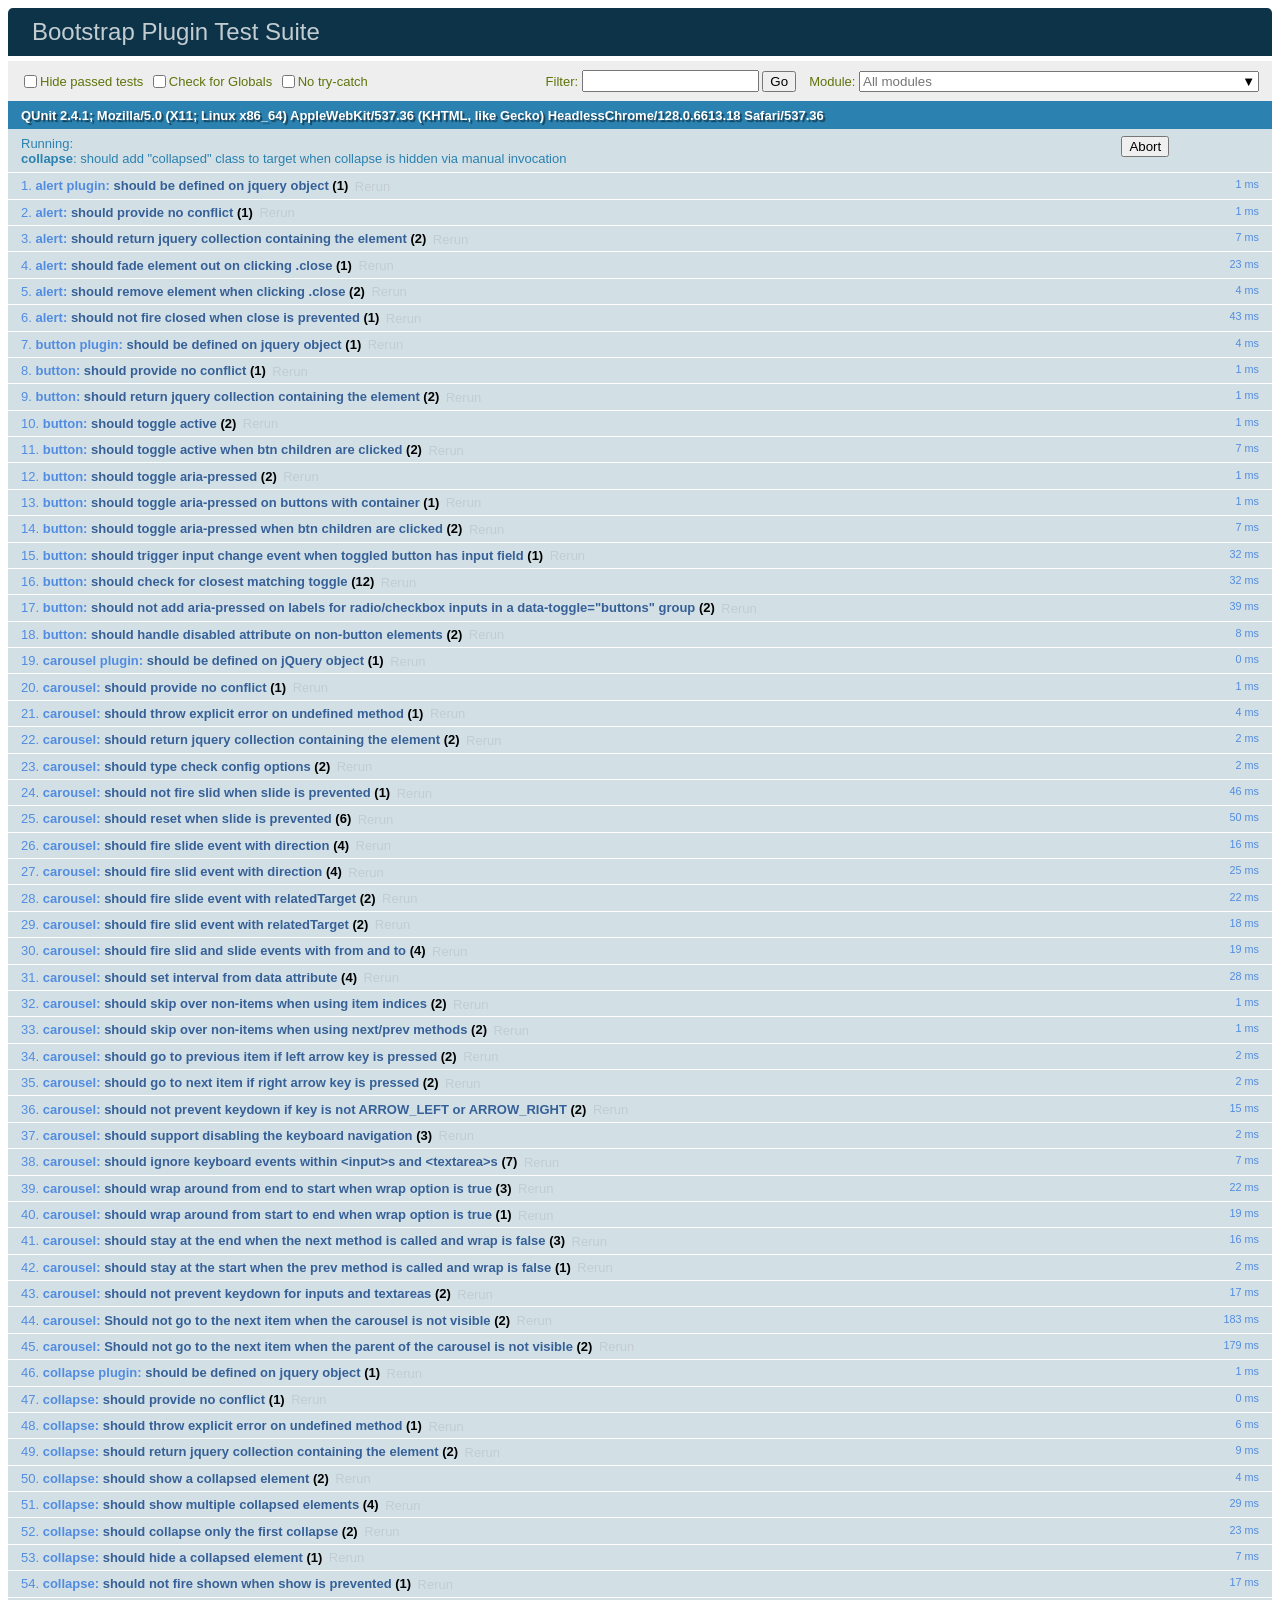
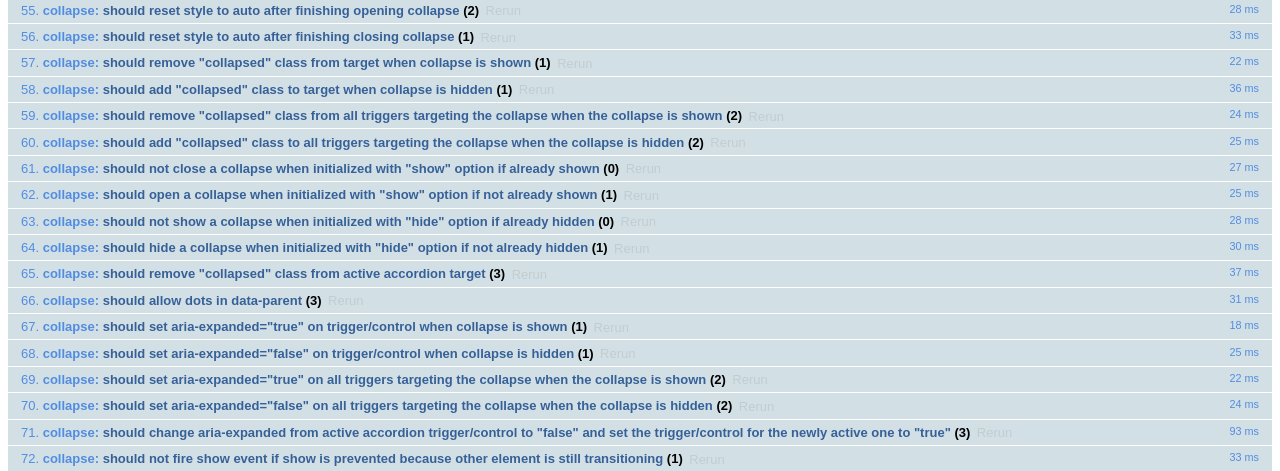
<file: lib/bootstrap-4.0.0/js/tests/index.html>
<!doctype html>
<html lang="en">
  <head>
    <meta charset="utf-8">
    <meta name="viewport" content="width=device-width, initial-scale=1, shrink-to-fit=no">
    <title>Bootstrap Plugin Test Suite</title>

    <!-- jQuery -->
    <script>
      (function () {
        var path = '../../assets/js/vendor/jquery-slim.min.js'
        // get jquery param from the query string.
        var jQueryVersion = location.search.match(/[?&]jquery=(.*?)(?=&|$)/)

        // If a version was specified, use that version from our vendor folder
        if (jQueryVersion) {
          path = 'vendor/jquery-' + jQueryVersion[1] + '.min.js'
        }
        document.write('<script src="' + path + '"><\/script>')
      }())
    </script>
    <script src="../../assets/js/vendor/popper.min.js"></script>

    <!-- QUnit -->
    <link rel="stylesheet" href="vendor/qunit.css" media="screen">
    <script src="vendor/qunit.js"></script>

    <script>
      // Disable jQuery event aliases to ensure we don't accidentally use any of them
      [
        'blur',
        'focus',
        'focusin',
        'focusout',
        'resize',
        'scroll',
        'click',
        'dblclick',
        'mousedown',
        'mouseup',
        'mousemove',
        'mouseover',
        'mouseout',
        'mouseenter',
        'mouseleave',
        'change',
        'select',
        'submit',
        'keydown',
        'keypress',
        'keyup',
        'contextmenu'
      ].forEach(function(eventAlias) {
        $.fn[eventAlias] = function() {
          throw new Error('Using the ".' + eventAlias + '()" method is not allowed, so that Bootstrap can be compatible with custom jQuery builds which exclude the "event aliases" module that defines said method. See https://github.com/twbs/bootstrap/blob/master/CONTRIBUTING.md#js')
        }
      })

      // Require assert.expect in each test
      QUnit.config.requireExpects = true

      // See https://github.com/axemclion/grunt-saucelabs#test-result-details-with-qunit
      var log = []
      var testName

      QUnit.done(function(testResults) {
        var tests = []
        for (var i = 0; i < log.length; i++) {
          var details = log[i]
          tests.push({
            name: details.name,
            result: details.result,
            expected: details.expected,
            actual: details.actual,
            source: details.source
          })
        }
        testResults.tests = tests

        window.global_test_results = testResults
      })

      QUnit.testStart(function(testDetails) {
        QUnit.log(function(details) {
          if (!details.result) {
            details.name = testDetails.name
            log.push(details)
          }
        })
      })

      // Display fixture on-screen on iOS to avoid false positives
      // See https://github.com/twbs/bootstrap/pull/15955
      if (/iPhone|iPad|iPod/.test(navigator.userAgent)) {
        QUnit.begin(function() {
          $('#qunit-fixture').css({ top: 0, left: 0 })
        })

        QUnit.done(function() {
          $('#qunit-fixture').css({ top: '', left: '' })
        })
      }
    </script>

    <!-- Transpiled Plugins -->
    <script src="../dist/util.js"></script>
    <script src="../dist/alert.js"></script>
    <script src="../dist/button.js"></script>
    <script src="../dist/carousel.js"></script>
    <script src="../dist/collapse.js"></script>
    <script src="../dist/dropdown.js"></script>
    <script src="../dist/modal.js"></script>
    <script src="../dist/scrollspy.js"></script>
    <script src="../dist/tab.js"></script>
    <script src="../dist/tooltip.js"></script>
    <script src="../dist/popover.js"></script>

    <!-- Unit Tests -->
    <script src="unit/alert.js"></script>
    <script src="unit/button.js"></script>
    <script src="unit/carousel.js"></script>
    <script src="unit/collapse.js"></script>
    <script src="unit/dropdown.js"></script>
    <script src="unit/modal.js"></script>
    <script src="unit/scrollspy.js"></script>
    <script src="unit/tab.js"></script>
    <script src="unit/tooltip.js"></script>
    <script src="unit/popover.js"></script>
    <script src="unit/util.js"></script>
  </head>
  <body>
    <div id="qunit-container">
      <div id="qunit"></div>
      <div id="qunit-fixture"></div>
    </div>
  </body>
</html>
</file>
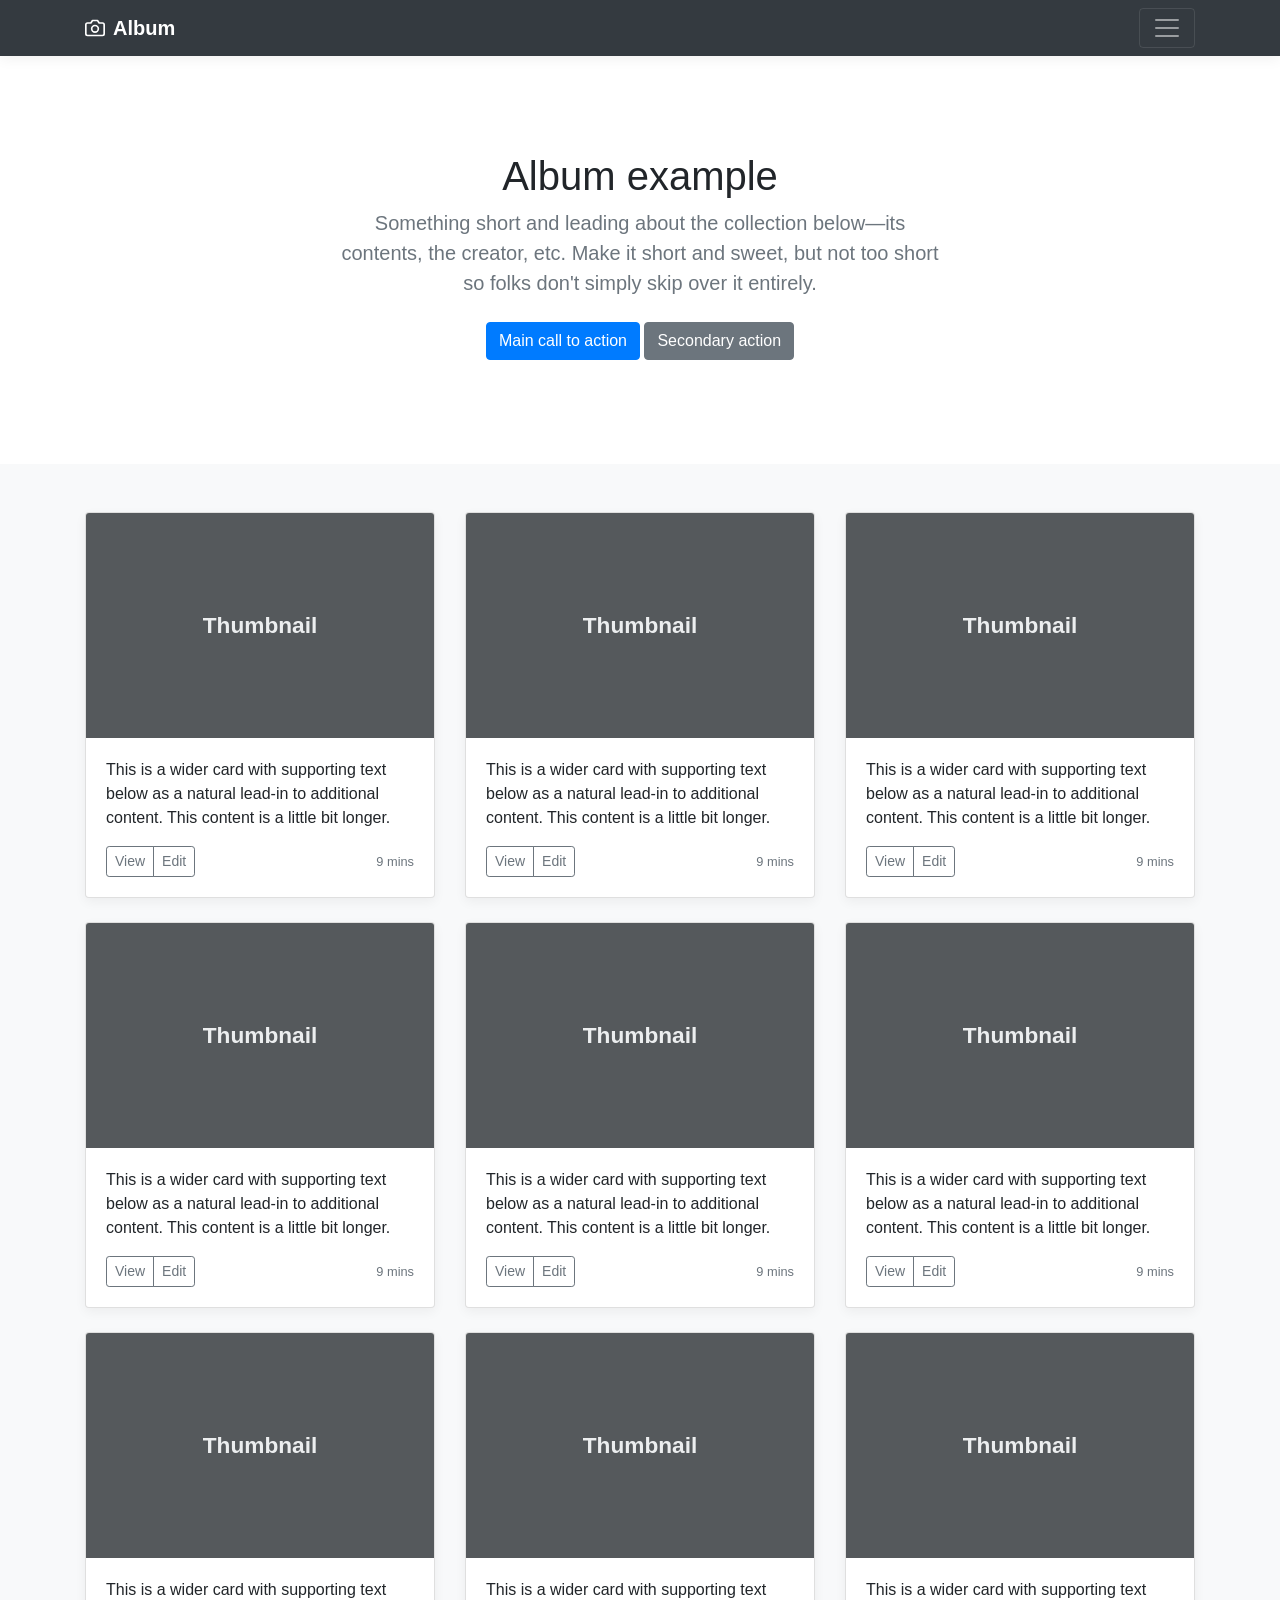
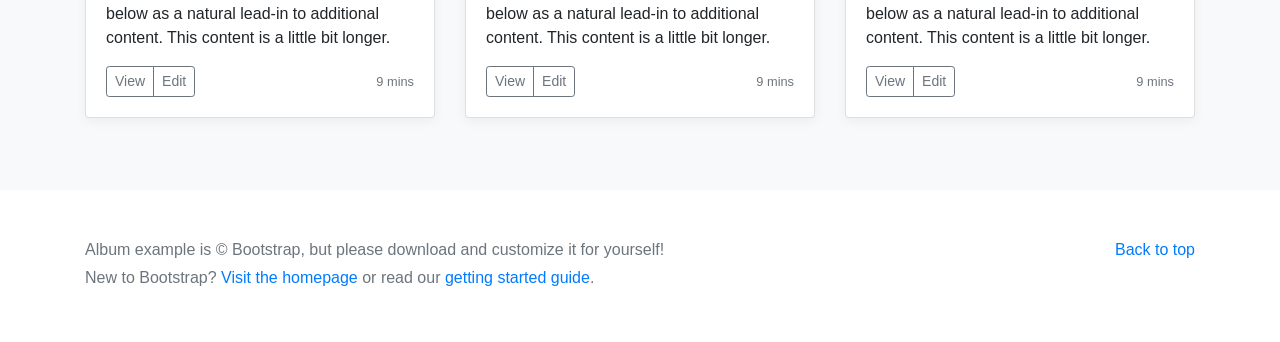
<file: lib/bootstrap-4.0.0/docs/4.0/examples/album/index.html>
<!doctype html>
<html lang="en">
  <head>
    <meta charset="utf-8">
    <meta name="viewport" content="width=device-width, initial-scale=1, shrink-to-fit=no">
    <meta name="description" content="">
    <meta name="author" content="">
    <link rel="icon" href="../../../../favicon.ico">

    <title>Album example for Bootstrap</title>

    <!-- Bootstrap core CSS -->
    <link href="../../../../dist/css/bootstrap.min.css" rel="stylesheet">

    <!-- Custom styles for this template -->
    <link href="album.css" rel="stylesheet">
  </head>

  <body>

    <header>
      <div class="collapse bg-dark" id="navbarHeader">
        <div class="container">
          <div class="row">
            <div class="col-sm-8 col-md-7 py-4">
              <h4 class="text-white">About</h4>
              <p class="text-muted">Add some information about the album below, the author, or any other background context. Make it a few sentences long so folks can pick up some informative tidbits. Then, link them off to some social networking sites or contact information.</p>
            </div>
            <div class="col-sm-4 offset-md-1 py-4">
              <h4 class="text-white">Contact</h4>
              <ul class="list-unstyled">
                <li><a href="#" class="text-white">Follow on Twitter</a></li>
                <li><a href="#" class="text-white">Like on Facebook</a></li>
                <li><a href="#" class="text-white">Email me</a></li>
              </ul>
            </div>
          </div>
        </div>
      </div>
      <div class="navbar navbar-dark bg-dark box-shadow">
        <div class="container d-flex justify-content-between">
          <a href="#" class="navbar-brand d-flex align-items-center">
            <svg xmlns="http://www.w3.org/2000/svg" width="20" height="20" viewBox="0 0 24 24" fill="none" stroke="currentColor" stroke-width="2" stroke-linecap="round" stroke-linejoin="round" class="mr-2"><path d="M23 19a2 2 0 0 1-2 2H3a2 2 0 0 1-2-2V8a2 2 0 0 1 2-2h4l2-3h6l2 3h4a2 2 0 0 1 2 2z"></path><circle cx="12" cy="13" r="4"></circle></svg>
            <strong>Album</strong>
          </a>
          <button class="navbar-toggler" type="button" data-toggle="collapse" data-target="#navbarHeader" aria-controls="navbarHeader" aria-expanded="false" aria-label="Toggle navigation">
            <span class="navbar-toggler-icon"></span>
          </button>
        </div>
      </div>
    </header>

    <main role="main">

      <section class="jumbotron text-center">
        <div class="container">
          <h1 class="jumbotron-heading">Album example</h1>
          <p class="lead text-muted">Something short and leading about the collection below—its contents, the creator, etc. Make it short and sweet, but not too short so folks don't simply skip over it entirely.</p>
          <p>
            <a href="#" class="btn btn-primary my-2">Main call to action</a>
            <a href="#" class="btn btn-secondary my-2">Secondary action</a>
          </p>
        </div>
      </section>

      <div class="album py-5 bg-light">
        <div class="container">

          <div class="row">
            <div class="col-md-4">
              <div class="card mb-4 box-shadow">
                <img class="card-img-top" data-src="holder.js/100px225?theme=thumb&bg=55595c&fg=eceeef&text=Thumbnail" alt="Card image cap">
                <div class="card-body">
                  <p class="card-text">This is a wider card with supporting text below as a natural lead-in to additional content. This content is a little bit longer.</p>
                  <div class="d-flex justify-content-between align-items-center">
                    <div class="btn-group">
                      <button type="button" class="btn btn-sm btn-outline-secondary">View</button>
                      <button type="button" class="btn btn-sm btn-outline-secondary">Edit</button>
                    </div>
                    <small class="text-muted">9 mins</small>
                  </div>
                </div>
              </div>
            </div>
            <div class="col-md-4">
              <div class="card mb-4 box-shadow">
                <img class="card-img-top" data-src="holder.js/100px225?theme=thumb&bg=55595c&fg=eceeef&text=Thumbnail" alt="Card image cap">
                <div class="card-body">
                  <p class="card-text">This is a wider card with supporting text below as a natural lead-in to additional content. This content is a little bit longer.</p>
                  <div class="d-flex justify-content-between align-items-center">
                    <div class="btn-group">
                      <button type="button" class="btn btn-sm btn-outline-secondary">View</button>
                      <button type="button" class="btn btn-sm btn-outline-secondary">Edit</button>
                    </div>
                    <small class="text-muted">9 mins</small>
                  </div>
                </div>
              </div>
            </div>
            <div class="col-md-4">
              <div class="card mb-4 box-shadow">
                <img class="card-img-top" data-src="holder.js/100px225?theme=thumb&bg=55595c&fg=eceeef&text=Thumbnail" alt="Card image cap">
                <div class="card-body">
                  <p class="card-text">This is a wider card with supporting text below as a natural lead-in to additional content. This content is a little bit longer.</p>
                  <div class="d-flex justify-content-between align-items-center">
                    <div class="btn-group">
                      <button type="button" class="btn btn-sm btn-outline-secondary">View</button>
                      <button type="button" class="btn btn-sm btn-outline-secondary">Edit</button>
                    </div>
                    <small class="text-muted">9 mins</small>
                  </div>
                </div>
              </div>
            </div>

            <div class="col-md-4">
              <div class="card mb-4 box-shadow">
                <img class="card-img-top" data-src="holder.js/100px225?theme=thumb&bg=55595c&fg=eceeef&text=Thumbnail" alt="Card image cap">
                <div class="card-body">
                  <p class="card-text">This is a wider card with supporting text below as a natural lead-in to additional content. This content is a little bit longer.</p>
                  <div class="d-flex justify-content-between align-items-center">
                    <div class="btn-group">
                      <button type="button" class="btn btn-sm btn-outline-secondary">View</button>
                      <button type="button" class="btn btn-sm btn-outline-secondary">Edit</button>
                    </div>
                    <small class="text-muted">9 mins</small>
                  </div>
                </div>
              </div>
            </div>
            <div class="col-md-4">
              <div class="card mb-4 box-shadow">
                <img class="card-img-top" data-src="holder.js/100px225?theme=thumb&bg=55595c&fg=eceeef&text=Thumbnail" alt="Card image cap">
                <div class="card-body">
                  <p class="card-text">This is a wider card with supporting text below as a natural lead-in to additional content. This content is a little bit longer.</p>
                  <div class="d-flex justify-content-between align-items-center">
                    <div class="btn-group">
                      <button type="button" class="btn btn-sm btn-outline-secondary">View</button>
                      <button type="button" class="btn btn-sm btn-outline-secondary">Edit</button>
                    </div>
                    <small class="text-muted">9 mins</small>
                  </div>
                </div>
              </div>
            </div>
            <div class="col-md-4">
              <div class="card mb-4 box-shadow">
                <img class="card-img-top" data-src="holder.js/100px225?theme=thumb&bg=55595c&fg=eceeef&text=Thumbnail" alt="Card image cap">
                <div class="card-body">
                  <p class="card-text">This is a wider card with supporting text below as a natural lead-in to additional content. This content is a little bit longer.</p>
                  <div class="d-flex justify-content-between align-items-center">
                    <div class="btn-group">
                      <button type="button" class="btn btn-sm btn-outline-secondary">View</button>
                      <button type="button" class="btn btn-sm btn-outline-secondary">Edit</button>
                    </div>
                    <small class="text-muted">9 mins</small>
                  </div>
                </div>
              </div>
            </div>

            <div class="col-md-4">
              <div class="card mb-4 box-shadow">
                <img class="card-img-top" data-src="holder.js/100px225?theme=thumb&bg=55595c&fg=eceeef&text=Thumbnail" alt="Card image cap">
                <div class="card-body">
                  <p class="card-text">This is a wider card with supporting text below as a natural lead-in to additional content. This content is a little bit longer.</p>
                  <div class="d-flex justify-content-between align-items-center">
                    <div class="btn-group">
                      <button type="button" class="btn btn-sm btn-outline-secondary">View</button>
                      <button type="button" class="btn btn-sm btn-outline-secondary">Edit</button>
                    </div>
                    <small class="text-muted">9 mins</small>
                  </div>
                </div>
              </div>
            </div>
            <div class="col-md-4">
              <div class="card mb-4 box-shadow">
                <img class="card-img-top" data-src="holder.js/100px225?theme=thumb&bg=55595c&fg=eceeef&text=Thumbnail" alt="Card image cap">
                <div class="card-body">
                  <p class="card-text">This is a wider card with supporting text below as a natural lead-in to additional content. This content is a little bit longer.</p>
                  <div class="d-flex justify-content-between align-items-center">
                    <div class="btn-group">
                      <button type="button" class="btn btn-sm btn-outline-secondary">View</button>
                      <button type="button" class="btn btn-sm btn-outline-secondary">Edit</button>
                    </div>
                    <small class="text-muted">9 mins</small>
                  </div>
                </div>
              </div>
            </div>
            <div class="col-md-4">
              <div class="card mb-4 box-shadow">
                <img class="card-img-top" data-src="holder.js/100px225?theme=thumb&bg=55595c&fg=eceeef&text=Thumbnail" alt="Card image cap">
                <div class="card-body">
                  <p class="card-text">This is a wider card with supporting text below as a natural lead-in to additional content. This content is a little bit longer.</p>
                  <div class="d-flex justify-content-between align-items-center">
                    <div class="btn-group">
                      <button type="button" class="btn btn-sm btn-outline-secondary">View</button>
                      <button type="button" class="btn btn-sm btn-outline-secondary">Edit</button>
                    </div>
                    <small class="text-muted">9 mins</small>
                  </div>
                </div>
              </div>
            </div>
          </div>
        </div>
      </div>

    </main>

    <footer class="text-muted">
      <div class="container">
        <p class="float-right">
          <a href="#">Back to top</a>
        </p>
        <p>Album example is &copy; Bootstrap, but please download and customize it for yourself!</p>
        <p>New to Bootstrap? <a href="../../">Visit the homepage</a> or read our <a href="../../getting-started/">getting started guide</a>.</p>
      </div>
    </footer>

    <!-- Bootstrap core JavaScript
    ================================================== -->
    <!-- Placed at the end of the document so the pages load faster -->
    <script src="https://code.jquery.com/jquery-3.2.1.slim.min.js" integrity="sha384-KJ3o2DKtIkvYIK3UENzmM7KCkRr/rE9/Qpg6aAZGJwFDMVNA/GpGFF93hXpG5KkN" crossorigin="anonymous"></script>
    <script>window.jQuery || document.write('<script src="../../../../assets/js/vendor/jquery-slim.min.js"><\/script>')</script>
    <script src="../../../../assets/js/vendor/popper.min.js"></script>
    <script src="../../../../dist/js/bootstrap.min.js"></script>
    <script src="../../../../assets/js/vendor/holder.min.js"></script>
  </body>
</html>
</file>
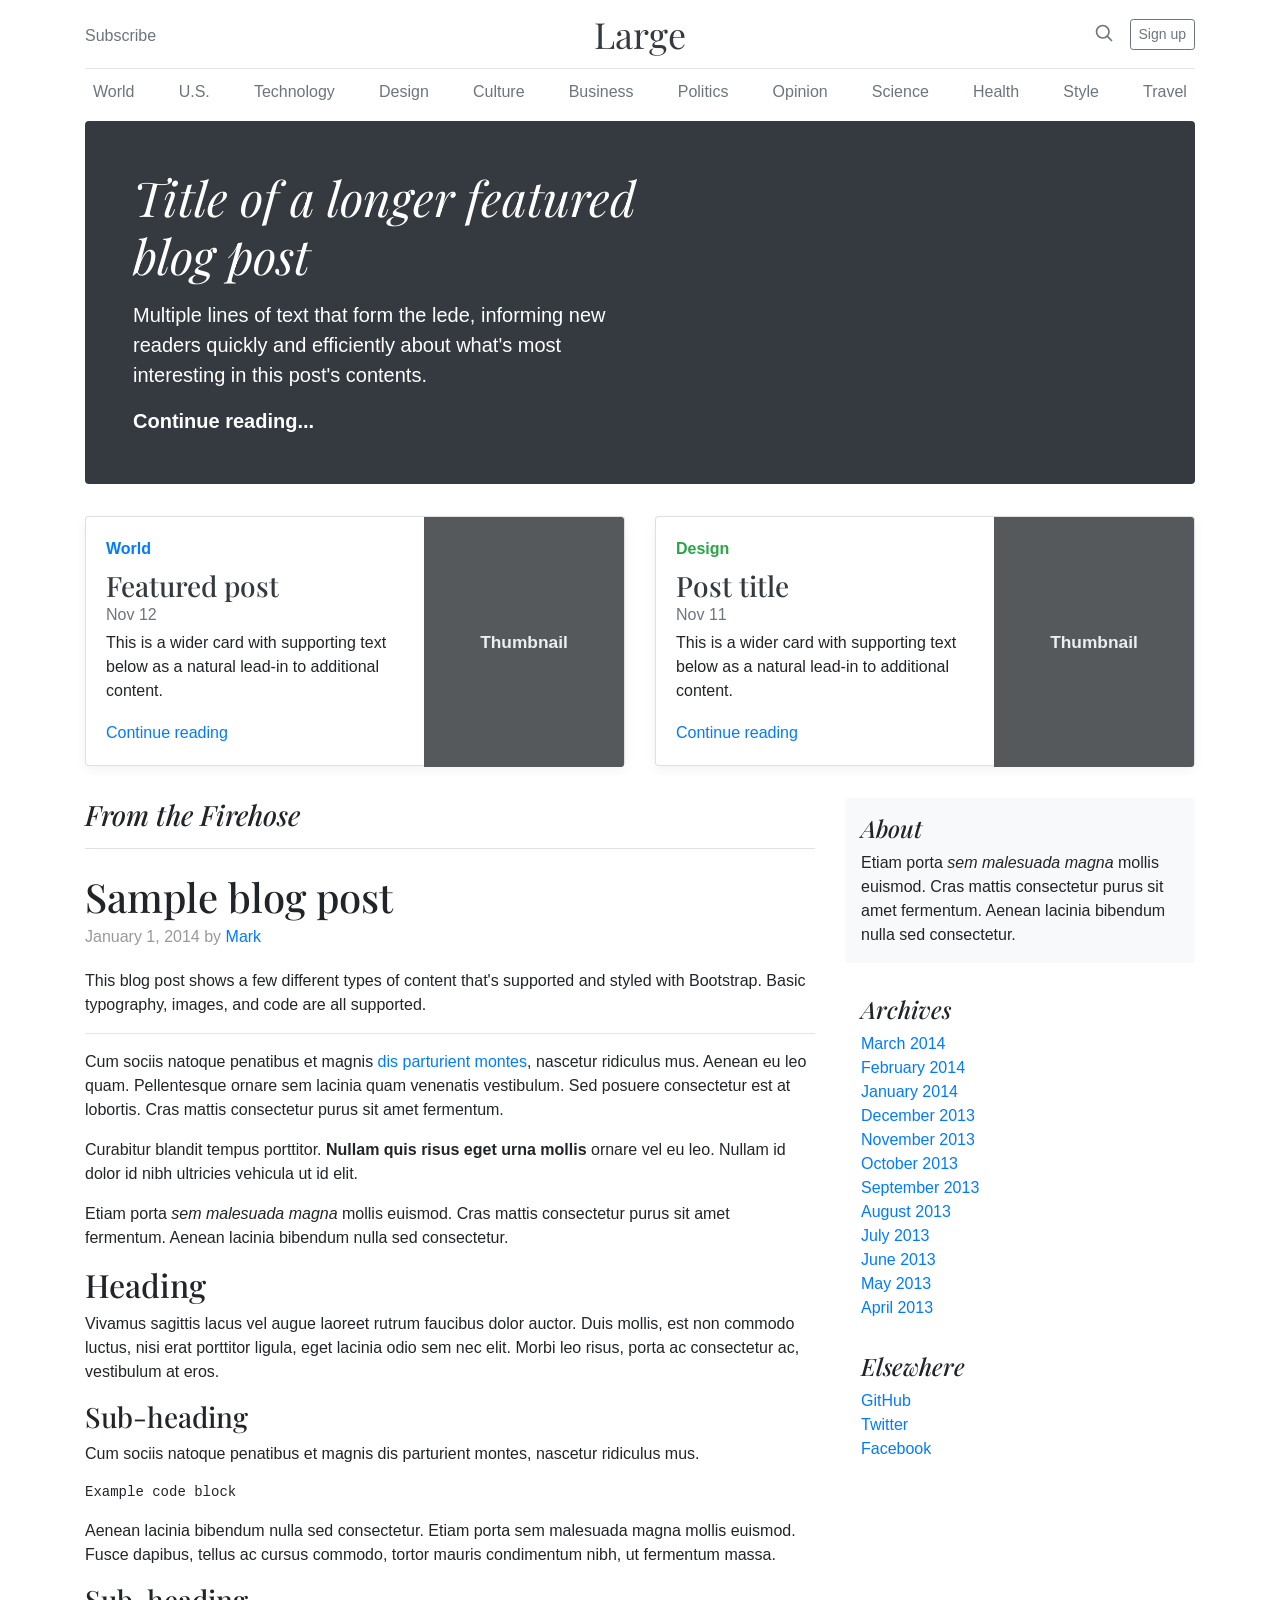
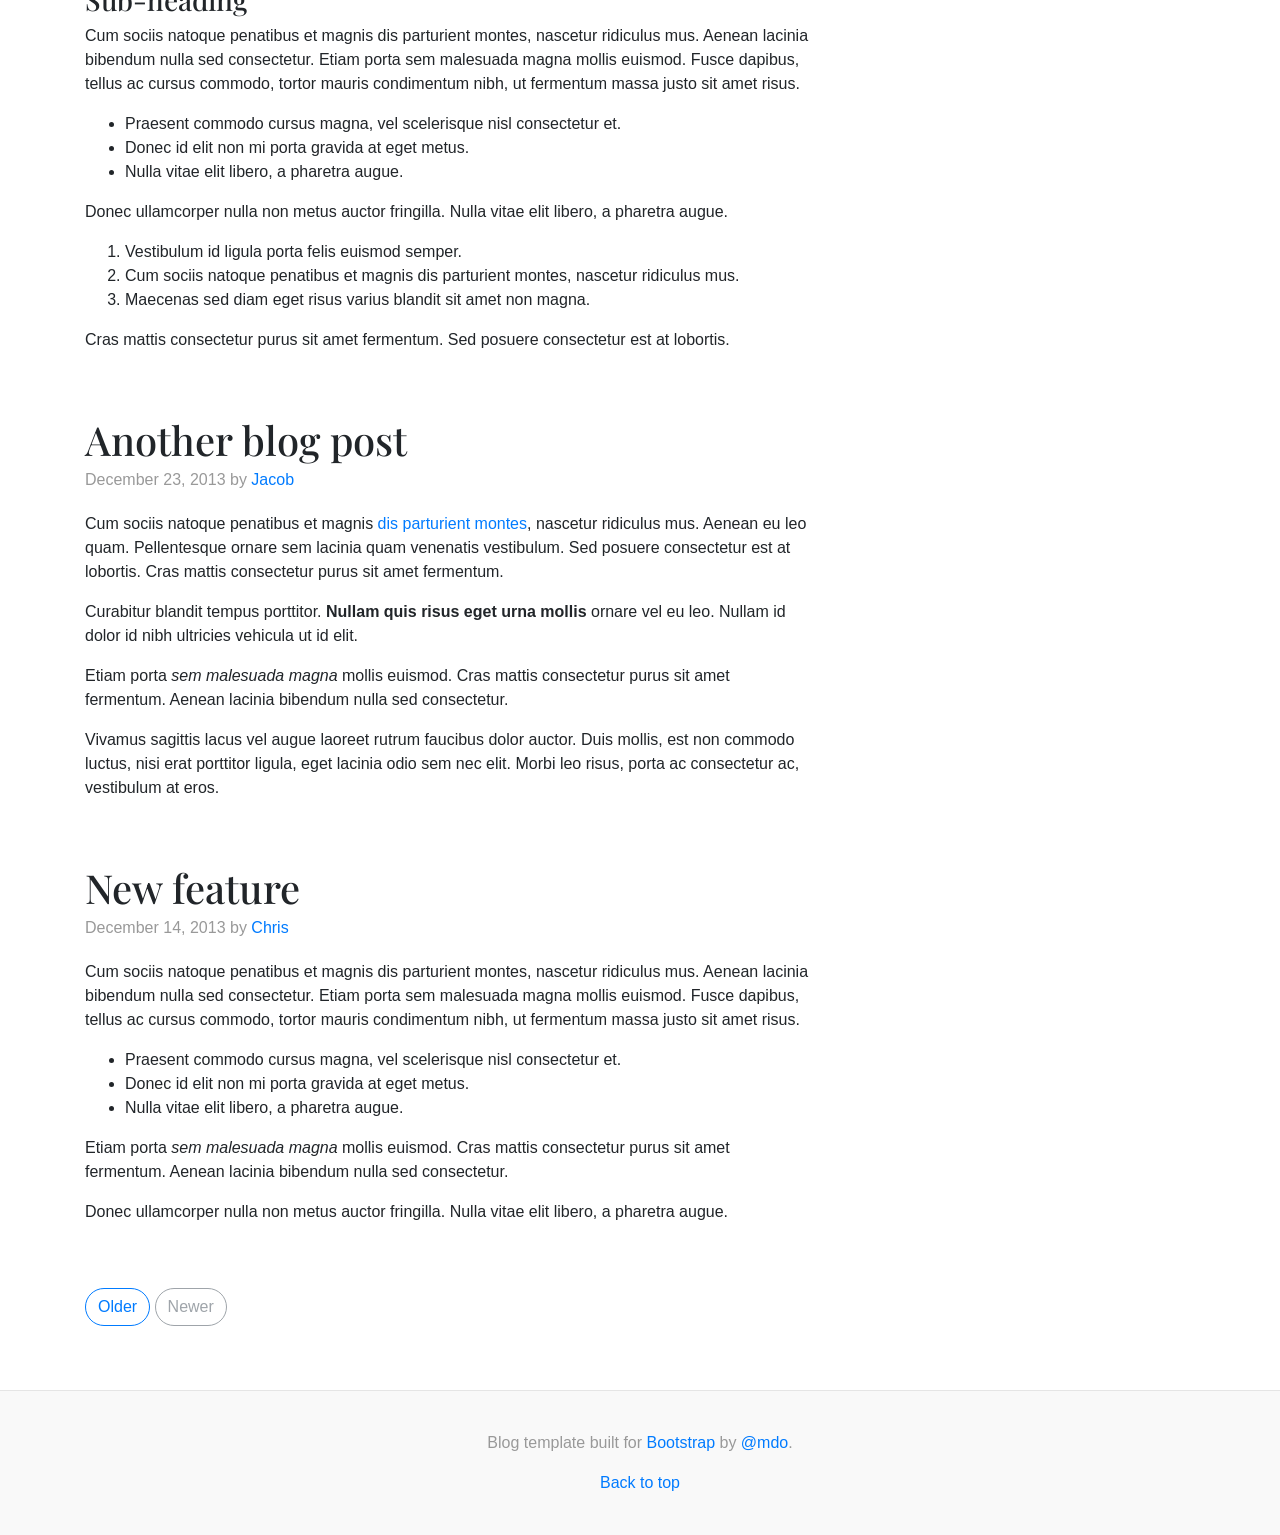
<file: lib/bootstrap-4.0.0/docs/4.0/examples/blog/index.html>
<!doctype html>
<html lang="en">
  <head>
    <meta charset="utf-8">
    <meta name="viewport" content="width=device-width, initial-scale=1, shrink-to-fit=no">
    <meta name="description" content="">
    <meta name="author" content="">
    <link rel="icon" href="../../../../favicon.ico">

    <title>Blog Template for Bootstrap</title>

    <!-- Bootstrap core CSS -->
    <link href="../../../../dist/css/bootstrap.min.css" rel="stylesheet">

    <!-- Custom styles for this template -->
    <link href="https://fonts.googleapis.com/css?family=Playfair+Display:700,900" rel="stylesheet">
    <link href="blog.css" rel="stylesheet">
  </head>

  <body>

    <div class="container">
      <header class="blog-header py-3">
        <div class="row flex-nowrap justify-content-between align-items-center">
          <div class="col-4 pt-1">
            <a class="text-muted" href="#">Subscribe</a>
          </div>
          <div class="col-4 text-center">
            <a class="blog-header-logo text-dark" href="#">Large</a>
          </div>
          <div class="col-4 d-flex justify-content-end align-items-center">
            <a class="text-muted" href="#">
              <svg xmlns="http://www.w3.org/2000/svg" width="20" height="20" viewBox="0 0 24 24" fill="none" stroke="currentColor" stroke-width="2" stroke-linecap="round" stroke-linejoin="round" class="mx-3"><circle cx="10.5" cy="10.5" r="7.5"></circle><line x1="21" y1="21" x2="15.8" y2="15.8"></line></svg>
            </a>
            <a class="btn btn-sm btn-outline-secondary" href="#">Sign up</a>
          </div>
        </div>
      </header>

      <div class="nav-scroller py-1 mb-2">
        <nav class="nav d-flex justify-content-between">
          <a class="p-2 text-muted" href="#">World</a>
          <a class="p-2 text-muted" href="#">U.S.</a>
          <a class="p-2 text-muted" href="#">Technology</a>
          <a class="p-2 text-muted" href="#">Design</a>
          <a class="p-2 text-muted" href="#">Culture</a>
          <a class="p-2 text-muted" href="#">Business</a>
          <a class="p-2 text-muted" href="#">Politics</a>
          <a class="p-2 text-muted" href="#">Opinion</a>
          <a class="p-2 text-muted" href="#">Science</a>
          <a class="p-2 text-muted" href="#">Health</a>
          <a class="p-2 text-muted" href="#">Style</a>
          <a class="p-2 text-muted" href="#">Travel</a>
        </nav>
      </div>

      <div class="jumbotron p-3 p-md-5 text-white rounded bg-dark">
        <div class="col-md-6 px-0">
          <h1 class="display-4 font-italic">Title of a longer featured blog post</h1>
          <p class="lead my-3">Multiple lines of text that form the lede, informing new readers quickly and efficiently about what's most interesting in this post's contents.</p>
          <p class="lead mb-0"><a href="#" class="text-white font-weight-bold">Continue reading...</a></p>
        </div>
      </div>

      <div class="row mb-2">
        <div class="col-md-6">
          <div class="card flex-md-row mb-4 box-shadow h-md-250">
            <div class="card-body d-flex flex-column align-items-start">
              <strong class="d-inline-block mb-2 text-primary">World</strong>
              <h3 class="mb-0">
                <a class="text-dark" href="#">Featured post</a>
              </h3>
              <div class="mb-1 text-muted">Nov 12</div>
              <p class="card-text mb-auto">This is a wider card with supporting text below as a natural lead-in to additional content.</p>
              <a href="#">Continue reading</a>
            </div>
            <img class="card-img-right flex-auto d-none d-md-block" data-src="holder.js/200x250?theme=thumb" alt="Card image cap">
          </div>
        </div>
        <div class="col-md-6">
          <div class="card flex-md-row mb-4 box-shadow h-md-250">
            <div class="card-body d-flex flex-column align-items-start">
              <strong class="d-inline-block mb-2 text-success">Design</strong>
              <h3 class="mb-0">
                <a class="text-dark" href="#">Post title</a>
              </h3>
              <div class="mb-1 text-muted">Nov 11</div>
              <p class="card-text mb-auto">This is a wider card with supporting text below as a natural lead-in to additional content.</p>
              <a href="#">Continue reading</a>
            </div>
            <img class="card-img-right flex-auto d-none d-md-block" data-src="holder.js/200x250?theme=thumb" alt="Card image cap">
          </div>
        </div>
      </div>
    </div>

    <main role="main" class="container">
      <div class="row">
        <div class="col-md-8 blog-main">
          <h3 class="pb-3 mb-4 font-italic border-bottom">
            From the Firehose
          </h3>

          <div class="blog-post">
            <h2 class="blog-post-title">Sample blog post</h2>
            <p class="blog-post-meta">January 1, 2014 by <a href="#">Mark</a></p>

            <p>This blog post shows a few different types of content that's supported and styled with Bootstrap. Basic typography, images, and code are all supported.</p>
            <hr>
            <p>Cum sociis natoque penatibus et magnis <a href="#">dis parturient montes</a>, nascetur ridiculus mus. Aenean eu leo quam. Pellentesque ornare sem lacinia quam venenatis vestibulum. Sed posuere consectetur est at lobortis. Cras mattis consectetur purus sit amet fermentum.</p>
            <blockquote>
              <p>Curabitur blandit tempus porttitor. <strong>Nullam quis risus eget urna mollis</strong> ornare vel eu leo. Nullam id dolor id nibh ultricies vehicula ut id elit.</p>
            </blockquote>
            <p>Etiam porta <em>sem malesuada magna</em> mollis euismod. Cras mattis consectetur purus sit amet fermentum. Aenean lacinia bibendum nulla sed consectetur.</p>
            <h2>Heading</h2>
            <p>Vivamus sagittis lacus vel augue laoreet rutrum faucibus dolor auctor. Duis mollis, est non commodo luctus, nisi erat porttitor ligula, eget lacinia odio sem nec elit. Morbi leo risus, porta ac consectetur ac, vestibulum at eros.</p>
            <h3>Sub-heading</h3>
            <p>Cum sociis natoque penatibus et magnis dis parturient montes, nascetur ridiculus mus.</p>
            <pre><code>Example code block</code></pre>
            <p>Aenean lacinia bibendum nulla sed consectetur. Etiam porta sem malesuada magna mollis euismod. Fusce dapibus, tellus ac cursus commodo, tortor mauris condimentum nibh, ut fermentum massa.</p>
            <h3>Sub-heading</h3>
            <p>Cum sociis natoque penatibus et magnis dis parturient montes, nascetur ridiculus mus. Aenean lacinia bibendum nulla sed consectetur. Etiam porta sem malesuada magna mollis euismod. Fusce dapibus, tellus ac cursus commodo, tortor mauris condimentum nibh, ut fermentum massa justo sit amet risus.</p>
            <ul>
              <li>Praesent commodo cursus magna, vel scelerisque nisl consectetur et.</li>
              <li>Donec id elit non mi porta gravida at eget metus.</li>
              <li>Nulla vitae elit libero, a pharetra augue.</li>
            </ul>
            <p>Donec ullamcorper nulla non metus auctor fringilla. Nulla vitae elit libero, a pharetra augue.</p>
            <ol>
              <li>Vestibulum id ligula porta felis euismod semper.</li>
              <li>Cum sociis natoque penatibus et magnis dis parturient montes, nascetur ridiculus mus.</li>
              <li>Maecenas sed diam eget risus varius blandit sit amet non magna.</li>
            </ol>
            <p>Cras mattis consectetur purus sit amet fermentum. Sed posuere consectetur est at lobortis.</p>
          </div><!-- /.blog-post -->

          <div class="blog-post">
            <h2 class="blog-post-title">Another blog post</h2>
            <p class="blog-post-meta">December 23, 2013 by <a href="#">Jacob</a></p>

            <p>Cum sociis natoque penatibus et magnis <a href="#">dis parturient montes</a>, nascetur ridiculus mus. Aenean eu leo quam. Pellentesque ornare sem lacinia quam venenatis vestibulum. Sed posuere consectetur est at lobortis. Cras mattis consectetur purus sit amet fermentum.</p>
            <blockquote>
              <p>Curabitur blandit tempus porttitor. <strong>Nullam quis risus eget urna mollis</strong> ornare vel eu leo. Nullam id dolor id nibh ultricies vehicula ut id elit.</p>
            </blockquote>
            <p>Etiam porta <em>sem malesuada magna</em> mollis euismod. Cras mattis consectetur purus sit amet fermentum. Aenean lacinia bibendum nulla sed consectetur.</p>
            <p>Vivamus sagittis lacus vel augue laoreet rutrum faucibus dolor auctor. Duis mollis, est non commodo luctus, nisi erat porttitor ligula, eget lacinia odio sem nec elit. Morbi leo risus, porta ac consectetur ac, vestibulum at eros.</p>
          </div><!-- /.blog-post -->

          <div class="blog-post">
            <h2 class="blog-post-title">New feature</h2>
            <p class="blog-post-meta">December 14, 2013 by <a href="#">Chris</a></p>

            <p>Cum sociis natoque penatibus et magnis dis parturient montes, nascetur ridiculus mus. Aenean lacinia bibendum nulla sed consectetur. Etiam porta sem malesuada magna mollis euismod. Fusce dapibus, tellus ac cursus commodo, tortor mauris condimentum nibh, ut fermentum massa justo sit amet risus.</p>
            <ul>
              <li>Praesent commodo cursus magna, vel scelerisque nisl consectetur et.</li>
              <li>Donec id elit non mi porta gravida at eget metus.</li>
              <li>Nulla vitae elit libero, a pharetra augue.</li>
            </ul>
            <p>Etiam porta <em>sem malesuada magna</em> mollis euismod. Cras mattis consectetur purus sit amet fermentum. Aenean lacinia bibendum nulla sed consectetur.</p>
            <p>Donec ullamcorper nulla non metus auctor fringilla. Nulla vitae elit libero, a pharetra augue.</p>
          </div><!-- /.blog-post -->

          <nav class="blog-pagination">
            <a class="btn btn-outline-primary" href="#">Older</a>
            <a class="btn btn-outline-secondary disabled" href="#">Newer</a>
          </nav>

        </div><!-- /.blog-main -->

        <aside class="col-md-4 blog-sidebar">
          <div class="p-3 mb-3 bg-light rounded">
            <h4 class="font-italic">About</h4>
            <p class="mb-0">Etiam porta <em>sem malesuada magna</em> mollis euismod. Cras mattis consectetur purus sit amet fermentum. Aenean lacinia bibendum nulla sed consectetur.</p>
          </div>

          <div class="p-3">
            <h4 class="font-italic">Archives</h4>
            <ol class="list-unstyled mb-0">
              <li><a href="#">March 2014</a></li>
              <li><a href="#">February 2014</a></li>
              <li><a href="#">January 2014</a></li>
              <li><a href="#">December 2013</a></li>
              <li><a href="#">November 2013</a></li>
              <li><a href="#">October 2013</a></li>
              <li><a href="#">September 2013</a></li>
              <li><a href="#">August 2013</a></li>
              <li><a href="#">July 2013</a></li>
              <li><a href="#">June 2013</a></li>
              <li><a href="#">May 2013</a></li>
              <li><a href="#">April 2013</a></li>
            </ol>
          </div>

          <div class="p-3">
            <h4 class="font-italic">Elsewhere</h4>
            <ol class="list-unstyled">
              <li><a href="#">GitHub</a></li>
              <li><a href="#">Twitter</a></li>
              <li><a href="#">Facebook</a></li>
            </ol>
          </div>
        </aside><!-- /.blog-sidebar -->

      </div><!-- /.row -->

    </main><!-- /.container -->

    <footer class="blog-footer">
      <p>Blog template built for <a href="https://getbootstrap.com/">Bootstrap</a> by <a href="https://twitter.com/mdo">@mdo</a>.</p>
      <p>
        <a href="#">Back to top</a>
      </p>
    </footer>

    <!-- Bootstrap core JavaScript
    ================================================== -->
    <!-- Placed at the end of the document so the pages load faster -->
    <script src="https://code.jquery.com/jquery-3.2.1.slim.min.js" integrity="sha384-KJ3o2DKtIkvYIK3UENzmM7KCkRr/rE9/Qpg6aAZGJwFDMVNA/GpGFF93hXpG5KkN" crossorigin="anonymous"></script>
    <script>window.jQuery || document.write('<script src="../../../../assets/js/vendor/jquery-slim.min.js"><\/script>')</script>
    <script src="../../../../assets/js/vendor/popper.min.js"></script>
    <script src="../../../../dist/js/bootstrap.min.js"></script>
    <script src="../../../../assets/js/vendor/holder.min.js"></script>
    <script>
      Holder.addTheme('thumb', {
        bg: '#55595c',
        fg: '#eceeef',
        text: 'Thumbnail'
      });
    </script>
  </body>
</html>
</file>
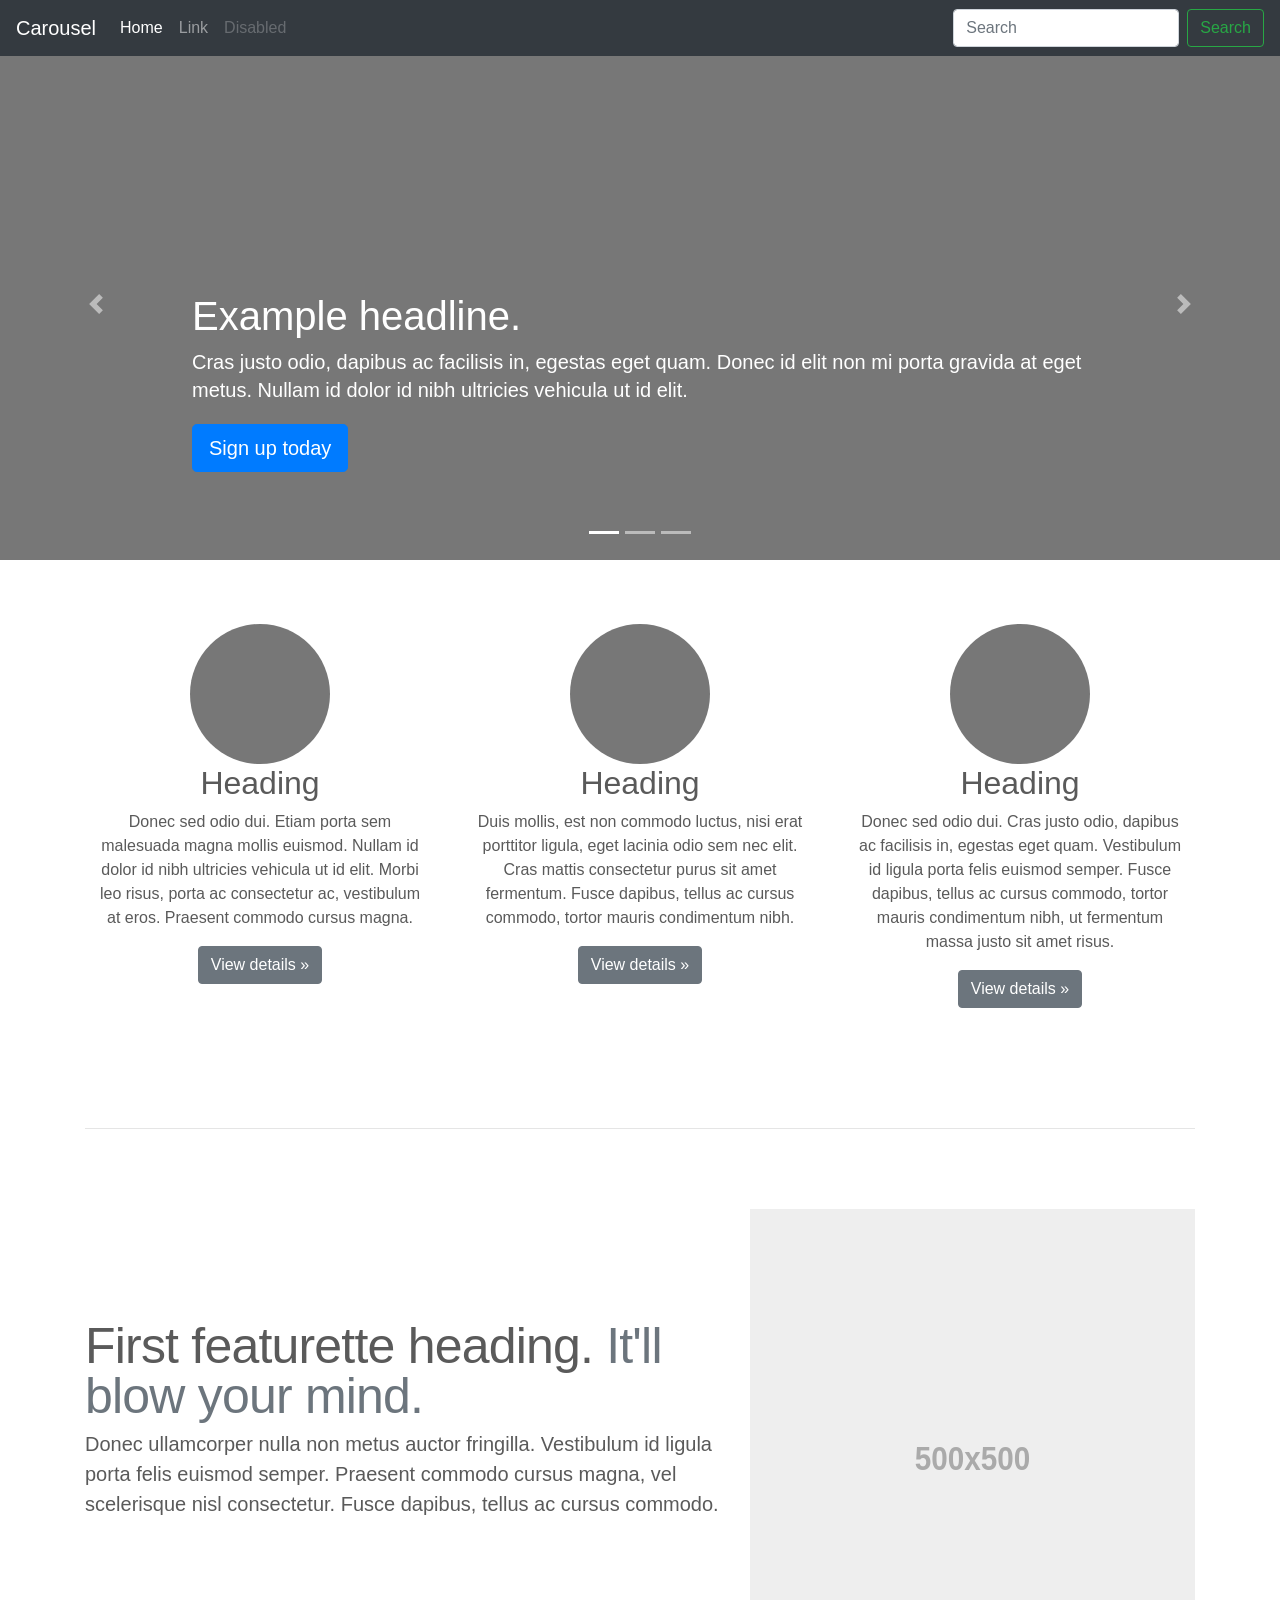
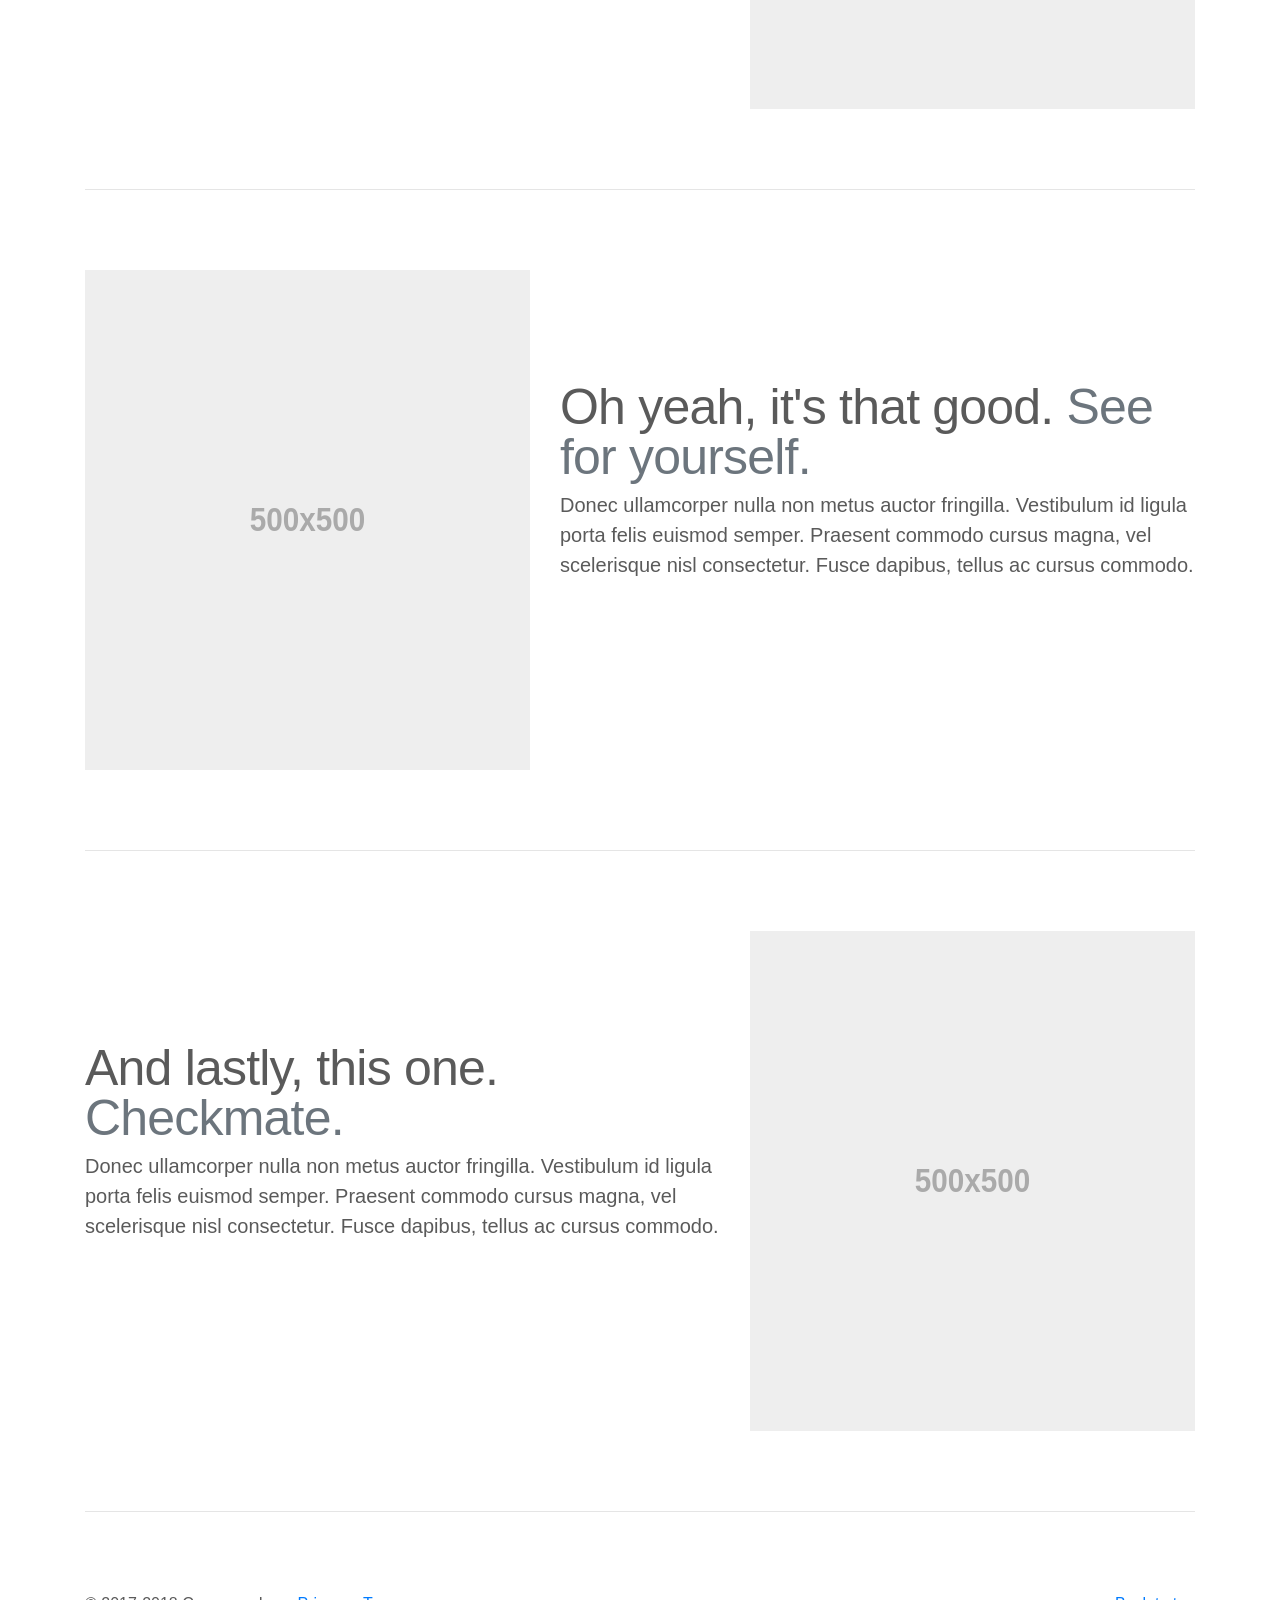
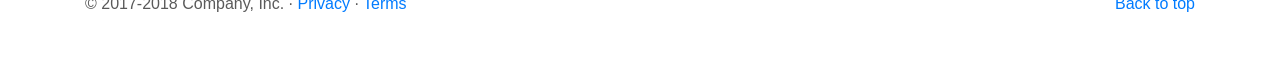
<file: lib/bootstrap-4.0.0/docs/4.0/examples/carousel/index.html>
<!doctype html>
<html lang="en">
  <head>
    <meta charset="utf-8">
    <meta name="viewport" content="width=device-width, initial-scale=1, shrink-to-fit=no">
    <meta name="description" content="">
    <meta name="author" content="">
    <link rel="icon" href="../../../../favicon.ico">

    <title>Carousel Template for Bootstrap</title>

    <!-- Bootstrap core CSS -->
    <link href="../../../../dist/css/bootstrap.min.css" rel="stylesheet">

    <!-- Custom styles for this template -->
    <link href="carousel.css" rel="stylesheet">
  </head>
  <body>

    <header>
      <nav class="navbar navbar-expand-md navbar-dark fixed-top bg-dark">
        <a class="navbar-brand" href="#">Carousel</a>
        <button class="navbar-toggler" type="button" data-toggle="collapse" data-target="#navbarCollapse" aria-controls="navbarCollapse" aria-expanded="false" aria-label="Toggle navigation">
          <span class="navbar-toggler-icon"></span>
        </button>
        <div class="collapse navbar-collapse" id="navbarCollapse">
          <ul class="navbar-nav mr-auto">
            <li class="nav-item active">
              <a class="nav-link" href="#">Home <span class="sr-only">(current)</span></a>
            </li>
            <li class="nav-item">
              <a class="nav-link" href="#">Link</a>
            </li>
            <li class="nav-item">
              <a class="nav-link disabled" href="#">Disabled</a>
            </li>
          </ul>
          <form class="form-inline mt-2 mt-md-0">
            <input class="form-control mr-sm-2" type="text" placeholder="Search" aria-label="Search">
            <button class="btn btn-outline-success my-2 my-sm-0" type="submit">Search</button>
          </form>
        </div>
      </nav>
    </header>

    <main role="main">

      <div id="myCarousel" class="carousel slide" data-ride="carousel">
        <ol class="carousel-indicators">
          <li data-target="#myCarousel" data-slide-to="0" class="active"></li>
          <li data-target="#myCarousel" data-slide-to="1"></li>
          <li data-target="#myCarousel" data-slide-to="2"></li>
        </ol>
        <div class="carousel-inner">
          <div class="carousel-item active">
            <img class="first-slide" src="[data-uri]" alt="First slide">
            <div class="container">
              <div class="carousel-caption text-left">
                <h1>Example headline.</h1>
                <p>Cras justo odio, dapibus ac facilisis in, egestas eget quam. Donec id elit non mi porta gravida at eget metus. Nullam id dolor id nibh ultricies vehicula ut id elit.</p>
                <p><a class="btn btn-lg btn-primary" href="#" role="button">Sign up today</a></p>
              </div>
            </div>
          </div>
          <div class="carousel-item">
            <img class="second-slide" src="[data-uri]" alt="Second slide">
            <div class="container">
              <div class="carousel-caption">
                <h1>Another example headline.</h1>
                <p>Cras justo odio, dapibus ac facilisis in, egestas eget quam. Donec id elit non mi porta gravida at eget metus. Nullam id dolor id nibh ultricies vehicula ut id elit.</p>
                <p><a class="btn btn-lg btn-primary" href="#" role="button">Learn more</a></p>
              </div>
            </div>
          </div>
          <div class="carousel-item">
            <img class="third-slide" src="[data-uri]" alt="Third slide">
            <div class="container">
              <div class="carousel-caption text-right">
                <h1>One more for good measure.</h1>
                <p>Cras justo odio, dapibus ac facilisis in, egestas eget quam. Donec id elit non mi porta gravida at eget metus. Nullam id dolor id nibh ultricies vehicula ut id elit.</p>
                <p><a class="btn btn-lg btn-primary" href="#" role="button">Browse gallery</a></p>
              </div>
            </div>
          </div>
        </div>
        <a class="carousel-control-prev" href="#myCarousel" role="button" data-slide="prev">
          <span class="carousel-control-prev-icon" aria-hidden="true"></span>
          <span class="sr-only">Previous</span>
        </a>
        <a class="carousel-control-next" href="#myCarousel" role="button" data-slide="next">
          <span class="carousel-control-next-icon" aria-hidden="true"></span>
          <span class="sr-only">Next</span>
        </a>
      </div>


      <!-- Marketing messaging and featurettes
      ================================================== -->
      <!-- Wrap the rest of the page in another container to center all the content. -->

      <div class="container marketing">

        <!-- Three columns of text below the carousel -->
        <div class="row">
          <div class="col-lg-4">
            <img class="rounded-circle" src="[data-uri]" alt="Generic placeholder image" width="140" height="140">
            <h2>Heading</h2>
            <p>Donec sed odio dui. Etiam porta sem malesuada magna mollis euismod. Nullam id dolor id nibh ultricies vehicula ut id elit. Morbi leo risus, porta ac consectetur ac, vestibulum at eros. Praesent commodo cursus magna.</p>
            <p><a class="btn btn-secondary" href="#" role="button">View details &raquo;</a></p>
          </div><!-- /.col-lg-4 -->
          <div class="col-lg-4">
            <img class="rounded-circle" src="[data-uri]" alt="Generic placeholder image" width="140" height="140">
            <h2>Heading</h2>
            <p>Duis mollis, est non commodo luctus, nisi erat porttitor ligula, eget lacinia odio sem nec elit. Cras mattis consectetur purus sit amet fermentum. Fusce dapibus, tellus ac cursus commodo, tortor mauris condimentum nibh.</p>
            <p><a class="btn btn-secondary" href="#" role="button">View details &raquo;</a></p>
          </div><!-- /.col-lg-4 -->
          <div class="col-lg-4">
            <img class="rounded-circle" src="[data-uri]" alt="Generic placeholder image" width="140" height="140">
            <h2>Heading</h2>
            <p>Donec sed odio dui. Cras justo odio, dapibus ac facilisis in, egestas eget quam. Vestibulum id ligula porta felis euismod semper. Fusce dapibus, tellus ac cursus commodo, tortor mauris condimentum nibh, ut fermentum massa justo sit amet risus.</p>
            <p><a class="btn btn-secondary" href="#" role="button">View details &raquo;</a></p>
          </div><!-- /.col-lg-4 -->
        </div><!-- /.row -->


        <!-- START THE FEATURETTES -->

        <hr class="featurette-divider">

        <div class="row featurette">
          <div class="col-md-7">
            <h2 class="featurette-heading">First featurette heading. <span class="text-muted">It'll blow your mind.</span></h2>
            <p class="lead">Donec ullamcorper nulla non metus auctor fringilla. Vestibulum id ligula porta felis euismod semper. Praesent commodo cursus magna, vel scelerisque nisl consectetur. Fusce dapibus, tellus ac cursus commodo.</p>
          </div>
          <div class="col-md-5">
            <img class="featurette-image img-fluid mx-auto" data-src="holder.js/500x500/auto" alt="Generic placeholder image">
          </div>
        </div>

        <hr class="featurette-divider">

        <div class="row featurette">
          <div class="col-md-7 order-md-2">
            <h2 class="featurette-heading">Oh yeah, it's that good. <span class="text-muted">See for yourself.</span></h2>
            <p class="lead">Donec ullamcorper nulla non metus auctor fringilla. Vestibulum id ligula porta felis euismod semper. Praesent commodo cursus magna, vel scelerisque nisl consectetur. Fusce dapibus, tellus ac cursus commodo.</p>
          </div>
          <div class="col-md-5 order-md-1">
            <img class="featurette-image img-fluid mx-auto" data-src="holder.js/500x500/auto" alt="Generic placeholder image">
          </div>
        </div>

        <hr class="featurette-divider">

        <div class="row featurette">
          <div class="col-md-7">
            <h2 class="featurette-heading">And lastly, this one. <span class="text-muted">Checkmate.</span></h2>
            <p class="lead">Donec ullamcorper nulla non metus auctor fringilla. Vestibulum id ligula porta felis euismod semper. Praesent commodo cursus magna, vel scelerisque nisl consectetur. Fusce dapibus, tellus ac cursus commodo.</p>
          </div>
          <div class="col-md-5">
            <img class="featurette-image img-fluid mx-auto" data-src="holder.js/500x500/auto" alt="Generic placeholder image">
          </div>
        </div>

        <hr class="featurette-divider">

        <!-- /END THE FEATURETTES -->

      </div><!-- /.container -->


      <!-- FOOTER -->
      <footer class="container">
        <p class="float-right"><a href="#">Back to top</a></p>
        <p>&copy; 2017-2018 Company, Inc. &middot; <a href="#">Privacy</a> &middot; <a href="#">Terms</a></p>
      </footer>
    </main>

    <!-- Bootstrap core JavaScript
    ================================================== -->
    <!-- Placed at the end of the document so the pages load faster -->
    <script src="https://code.jquery.com/jquery-3.2.1.slim.min.js" integrity="sha384-KJ3o2DKtIkvYIK3UENzmM7KCkRr/rE9/Qpg6aAZGJwFDMVNA/GpGFF93hXpG5KkN" crossorigin="anonymous"></script>
    <script>window.jQuery || document.write('<script src="../../../../assets/js/vendor/jquery-slim.min.js"><\/script>')</script>
    <script src="../../../../assets/js/vendor/popper.min.js"></script>
    <script src="../../../../dist/js/bootstrap.min.js"></script>
    <!-- Just to make our placeholder images work. Don't actually copy the next line! -->
    <script src="../../../../assets/js/vendor/holder.min.js"></script>
  </body>
</html>
</file>
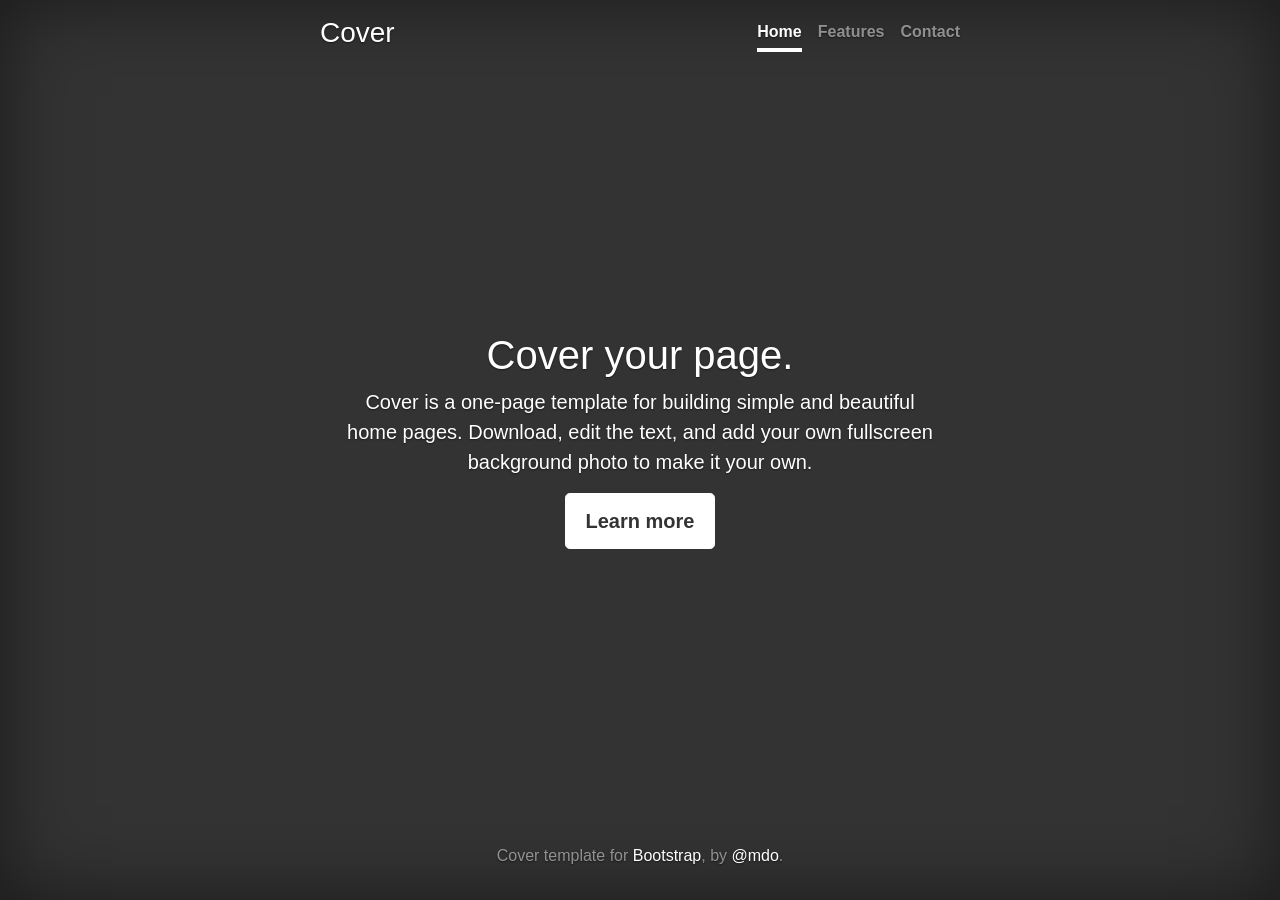
<file: lib/bootstrap-4.0.0/docs/4.0/examples/cover/index.html>
<!doctype html>
<html lang="en">
  <head>
    <meta charset="utf-8">
    <meta name="viewport" content="width=device-width, initial-scale=1, shrink-to-fit=no">
    <meta name="description" content="">
    <meta name="author" content="">
    <link rel="icon" href="../../../../favicon.ico">

    <title>Cover Template for Bootstrap</title>

    <!-- Bootstrap core CSS -->
    <link href="../../../../dist/css/bootstrap.min.css" rel="stylesheet">

    <!-- Custom styles for this template -->
    <link href="cover.css" rel="stylesheet">
  </head>

  <body class="text-center">

    <div class="cover-container d-flex h-100 p-3 mx-auto flex-column">
      <header class="masthead mb-auto">
        <div class="inner">
          <h3 class="masthead-brand">Cover</h3>
          <nav class="nav nav-masthead justify-content-center">
            <a class="nav-link active" href="#">Home</a>
            <a class="nav-link" href="#">Features</a>
            <a class="nav-link" href="#">Contact</a>
          </nav>
        </div>
      </header>

      <main role="main" class="inner cover">
        <h1 class="cover-heading">Cover your page.</h1>
        <p class="lead">Cover is a one-page template for building simple and beautiful home pages. Download, edit the text, and add your own fullscreen background photo to make it your own.</p>
        <p class="lead">
          <a href="#" class="btn btn-lg btn-secondary">Learn more</a>
        </p>
      </main>

      <footer class="mastfoot mt-auto">
        <div class="inner">
          <p>Cover template for <a href="https://getbootstrap.com/">Bootstrap</a>, by <a href="https://twitter.com/mdo">@mdo</a>.</p>
        </div>
      </footer>
    </div>


    <!-- Bootstrap core JavaScript
    ================================================== -->
    <!-- Placed at the end of the document so the pages load faster -->
    <script src="https://code.jquery.com/jquery-3.2.1.slim.min.js" integrity="sha384-KJ3o2DKtIkvYIK3UENzmM7KCkRr/rE9/Qpg6aAZGJwFDMVNA/GpGFF93hXpG5KkN" crossorigin="anonymous"></script>
    <script>window.jQuery || document.write('<script src="../../../../assets/js/vendor/jquery-slim.min.js"><\/script>')</script>
    <script src="../../../../assets/js/vendor/popper.min.js"></script>
    <script src="../../../../dist/js/bootstrap.min.js"></script>
  </body>
</html>
</file>
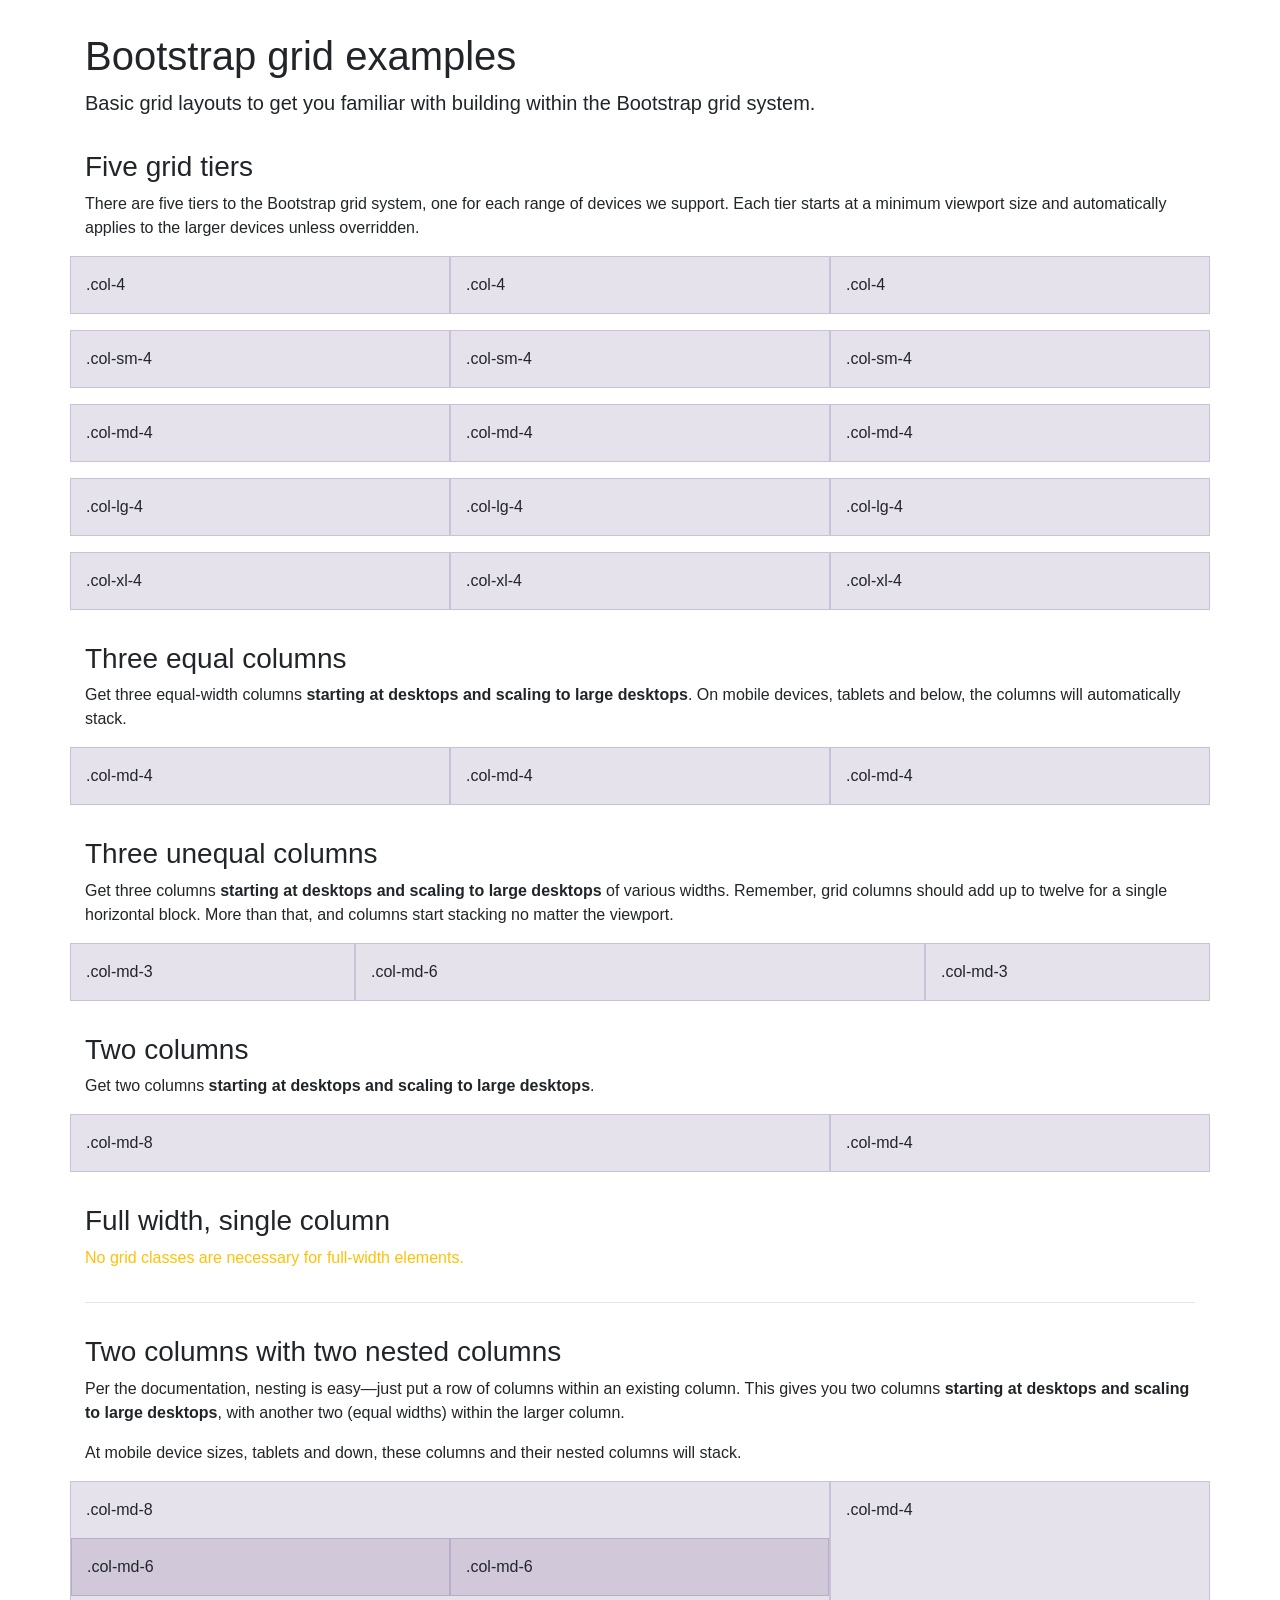
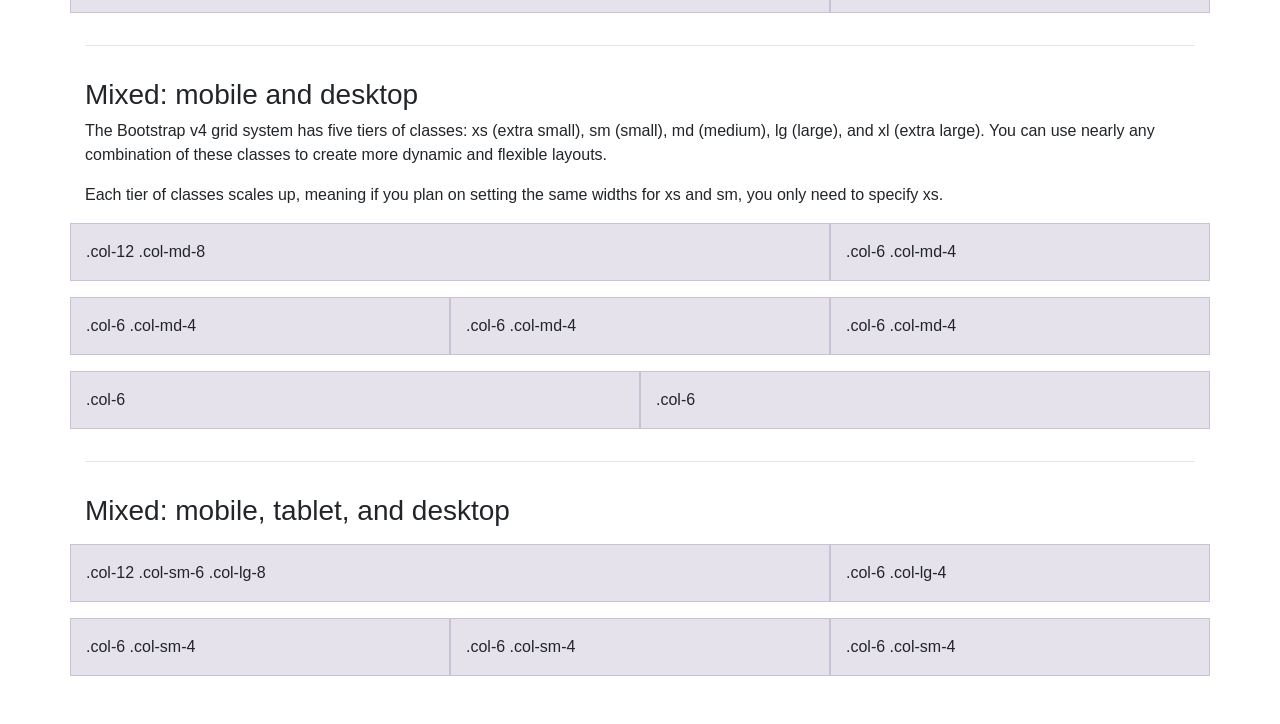
<file: lib/bootstrap-4.0.0/docs/4.0/examples/grid/index.html>
<!doctype html>
<html lang="en">
  <head>
    <meta charset="utf-8">
    <meta name="viewport" content="width=device-width, initial-scale=1, shrink-to-fit=no">
    <meta name="description" content="">
    <meta name="author" content="">
    <link rel="icon" href="../../../../favicon.ico">

    <title>Grid Template for Bootstrap</title>

    <!-- Bootstrap core CSS -->
    <link href="../../../../dist/css/bootstrap.min.css" rel="stylesheet">

    <!-- Custom styles for this template -->
    <link href="grid.css" rel="stylesheet">
  </head>

  <body>
    <div class="container">

      <h1>Bootstrap grid examples</h1>
      <p class="lead">Basic grid layouts to get you familiar with building within the Bootstrap grid system.</p>

      <h3>Five grid tiers</h3>
      <p>There are five tiers to the Bootstrap grid system, one for each range of devices we support. Each tier starts at a minimum viewport size and automatically applies to the larger devices unless overridden.</p>

      <div class="row">
        <div class="col-4">.col-4</div>
        <div class="col-4">.col-4</div>
        <div class="col-4">.col-4</div>
      </div>

      <div class="row">
        <div class="col-sm-4">.col-sm-4</div>
        <div class="col-sm-4">.col-sm-4</div>
        <div class="col-sm-4">.col-sm-4</div>
      </div>

      <div class="row">
        <div class="col-md-4">.col-md-4</div>
        <div class="col-md-4">.col-md-4</div>
        <div class="col-md-4">.col-md-4</div>
      </div>

      <div class="row">
        <div class="col-lg-4">.col-lg-4</div>
        <div class="col-lg-4">.col-lg-4</div>
        <div class="col-lg-4">.col-lg-4</div>
      </div>

      <div class="row">
        <div class="col-xl-4">.col-xl-4</div>
        <div class="col-xl-4">.col-xl-4</div>
        <div class="col-xl-4">.col-xl-4</div>
      </div>

      <h3>Three equal columns</h3>
      <p>Get three equal-width columns <strong>starting at desktops and scaling to large desktops</strong>. On mobile devices, tablets and below, the columns will automatically stack.</p>
      <div class="row">
        <div class="col-md-4">.col-md-4</div>
        <div class="col-md-4">.col-md-4</div>
        <div class="col-md-4">.col-md-4</div>
      </div>

      <h3>Three unequal columns</h3>
      <p>Get three columns <strong>starting at desktops and scaling to large desktops</strong> of various widths. Remember, grid columns should add up to twelve for a single horizontal block. More than that, and columns start stacking no matter the viewport.</p>
      <div class="row">
        <div class="col-md-3">.col-md-3</div>
        <div class="col-md-6">.col-md-6</div>
        <div class="col-md-3">.col-md-3</div>
      </div>

      <h3>Two columns</h3>
      <p>Get two columns <strong>starting at desktops and scaling to large desktops</strong>.</p>
      <div class="row">
        <div class="col-md-8">.col-md-8</div>
        <div class="col-md-4">.col-md-4</div>
      </div>

      <h3>Full width, single column</h3>
      <p class="text-warning">No grid classes are necessary for full-width elements.</p>

      <hr>

      <h3>Two columns with two nested columns</h3>
      <p>Per the documentation, nesting is easy—just put a row of columns within an existing column. This gives you two columns <strong>starting at desktops and scaling to large desktops</strong>, with another two (equal widths) within the larger column.</p>
      <p>At mobile device sizes, tablets and down, these columns and their nested columns will stack.</p>
      <div class="row">
        <div class="col-md-8">
          .col-md-8
          <div class="row">
            <div class="col-md-6">.col-md-6</div>
            <div class="col-md-6">.col-md-6</div>
          </div>
        </div>
        <div class="col-md-4">.col-md-4</div>
      </div>

      <hr>

      <h3>Mixed: mobile and desktop</h3>
      <p>The Bootstrap v4 grid system has five tiers of classes: xs (extra small), sm (small), md (medium), lg (large), and xl (extra large). You can use nearly any combination of these classes to create more dynamic and flexible layouts.</p>
      <p>Each tier of classes scales up, meaning if you plan on setting the same widths for xs and sm, you only need to specify xs.</p>
      <div class="row">
        <div class="col-12 col-md-8">.col-12 .col-md-8</div>
        <div class="col-6 col-md-4">.col-6 .col-md-4</div>
      </div>
      <div class="row">
        <div class="col-6 col-md-4">.col-6 .col-md-4</div>
        <div class="col-6 col-md-4">.col-6 .col-md-4</div>
        <div class="col-6 col-md-4">.col-6 .col-md-4</div>
      </div>
      <div class="row">
        <div class="col-6">.col-6</div>
        <div class="col-6">.col-6</div>
      </div>

      <hr>

      <h3>Mixed: mobile, tablet, and desktop</h3>
      <p></p>
      <div class="row">
        <div class="col-12 col-sm-6 col-lg-8">.col-12 .col-sm-6 .col-lg-8</div>
        <div class="col-6 col-lg-4">.col-6 .col-lg-4</div>
      </div>
      <div class="row">
        <div class="col-6 col-sm-4">.col-6 .col-sm-4</div>
        <div class="col-6 col-sm-4">.col-6 .col-sm-4</div>
        <div class="col-6 col-sm-4">.col-6 .col-sm-4</div>
      </div>

    </div> <!-- /container -->
  </body>
</html>
</file>
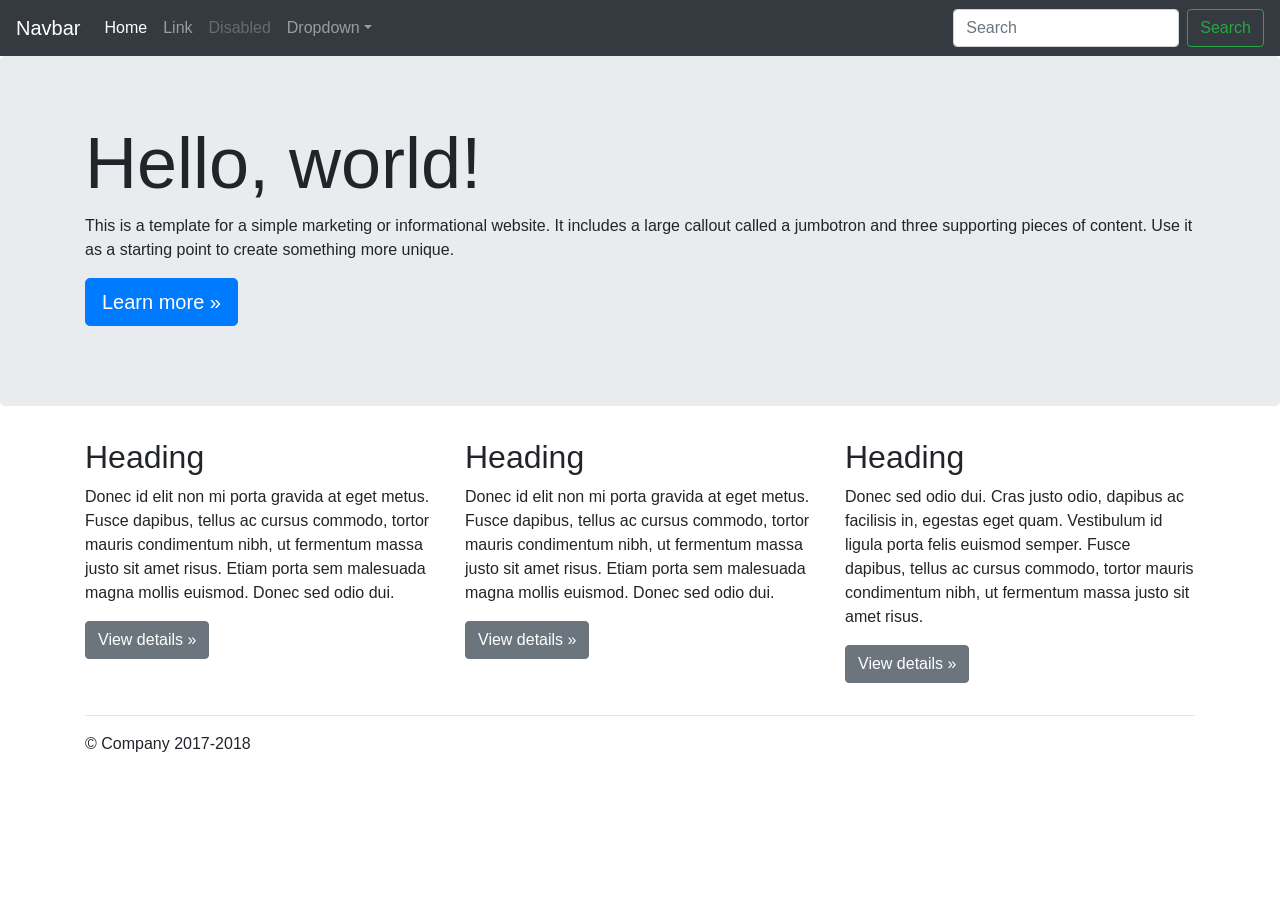
<file: lib/bootstrap-4.0.0/docs/4.0/examples/jumbotron/index.html>
<!doctype html>
<html lang="en">
  <head>
    <meta charset="utf-8">
    <meta name="viewport" content="width=device-width, initial-scale=1, shrink-to-fit=no">
    <meta name="description" content="">
    <meta name="author" content="">
    <link rel="icon" href="../../../../favicon.ico">

    <title>Jumbotron Template for Bootstrap</title>

    <!-- Bootstrap core CSS -->
    <link href="../../../../dist/css/bootstrap.min.css" rel="stylesheet">

    <!-- Custom styles for this template -->
    <link href="jumbotron.css" rel="stylesheet">
  </head>

  <body>

    <nav class="navbar navbar-expand-md navbar-dark fixed-top bg-dark">
      <a class="navbar-brand" href="#">Navbar</a>
      <button class="navbar-toggler" type="button" data-toggle="collapse" data-target="#navbarsExampleDefault" aria-controls="navbarsExampleDefault" aria-expanded="false" aria-label="Toggle navigation">
        <span class="navbar-toggler-icon"></span>
      </button>

      <div class="collapse navbar-collapse" id="navbarsExampleDefault">
        <ul class="navbar-nav mr-auto">
          <li class="nav-item active">
            <a class="nav-link" href="#">Home <span class="sr-only">(current)</span></a>
          </li>
          <li class="nav-item">
            <a class="nav-link" href="#">Link</a>
          </li>
          <li class="nav-item">
            <a class="nav-link disabled" href="#">Disabled</a>
          </li>
          <li class="nav-item dropdown">
            <a class="nav-link dropdown-toggle" href="http://example.com" id="dropdown01" data-toggle="dropdown" aria-haspopup="true" aria-expanded="false">Dropdown</a>
            <div class="dropdown-menu" aria-labelledby="dropdown01">
              <a class="dropdown-item" href="#">Action</a>
              <a class="dropdown-item" href="#">Another action</a>
              <a class="dropdown-item" href="#">Something else here</a>
            </div>
          </li>
        </ul>
        <form class="form-inline my-2 my-lg-0">
          <input class="form-control mr-sm-2" type="text" placeholder="Search" aria-label="Search">
          <button class="btn btn-outline-success my-2 my-sm-0" type="submit">Search</button>
        </form>
      </div>
    </nav>

    <main role="main">

      <!-- Main jumbotron for a primary marketing message or call to action -->
      <div class="jumbotron">
        <div class="container">
          <h1 class="display-3">Hello, world!</h1>
          <p>This is a template for a simple marketing or informational website. It includes a large callout called a jumbotron and three supporting pieces of content. Use it as a starting point to create something more unique.</p>
          <p><a class="btn btn-primary btn-lg" href="#" role="button">Learn more &raquo;</a></p>
        </div>
      </div>

      <div class="container">
        <!-- Example row of columns -->
        <div class="row">
          <div class="col-md-4">
            <h2>Heading</h2>
            <p>Donec id elit non mi porta gravida at eget metus. Fusce dapibus, tellus ac cursus commodo, tortor mauris condimentum nibh, ut fermentum massa justo sit amet risus. Etiam porta sem malesuada magna mollis euismod. Donec sed odio dui. </p>
            <p><a class="btn btn-secondary" href="#" role="button">View details &raquo;</a></p>
          </div>
          <div class="col-md-4">
            <h2>Heading</h2>
            <p>Donec id elit non mi porta gravida at eget metus. Fusce dapibus, tellus ac cursus commodo, tortor mauris condimentum nibh, ut fermentum massa justo sit amet risus. Etiam porta sem malesuada magna mollis euismod. Donec sed odio dui. </p>
            <p><a class="btn btn-secondary" href="#" role="button">View details &raquo;</a></p>
          </div>
          <div class="col-md-4">
            <h2>Heading</h2>
            <p>Donec sed odio dui. Cras justo odio, dapibus ac facilisis in, egestas eget quam. Vestibulum id ligula porta felis euismod semper. Fusce dapibus, tellus ac cursus commodo, tortor mauris condimentum nibh, ut fermentum massa justo sit amet risus.</p>
            <p><a class="btn btn-secondary" href="#" role="button">View details &raquo;</a></p>
          </div>
        </div>

        <hr>

      </div> <!-- /container -->

    </main>

    <footer class="container">
      <p>&copy; Company 2017-2018</p>
    </footer>

    <!-- Bootstrap core JavaScript
    ================================================== -->
    <!-- Placed at the end of the document so the pages load faster -->
    <script src="https://code.jquery.com/jquery-3.2.1.slim.min.js" integrity="sha384-KJ3o2DKtIkvYIK3UENzmM7KCkRr/rE9/Qpg6aAZGJwFDMVNA/GpGFF93hXpG5KkN" crossorigin="anonymous"></script>
    <script>window.jQuery || document.write('<script src="../../../../assets/js/vendor/jquery-slim.min.js"><\/script>')</script>
    <script src="../../../../assets/js/vendor/popper.min.js"></script>
    <script src="../../../../dist/js/bootstrap.min.js"></script>
  </body>
</html>
</file>
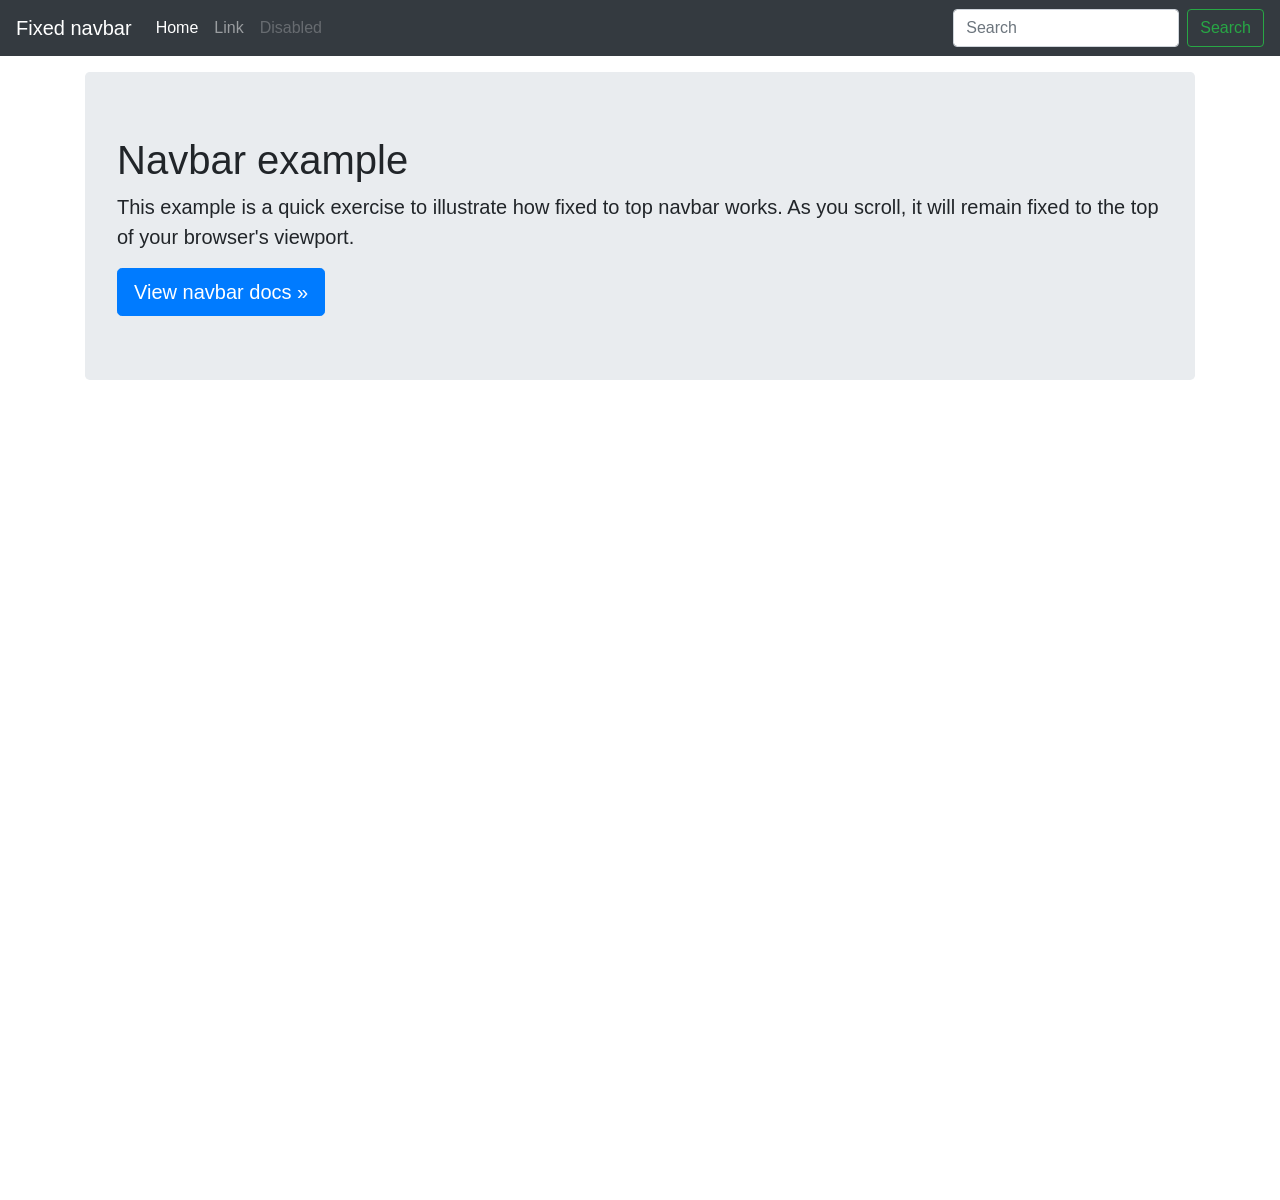
<file: lib/bootstrap-4.0.0/docs/4.0/examples/navbar-fixed/index.html>
<!doctype html>
<html lang="en">
  <head>
    <meta charset="utf-8">
    <meta name="viewport" content="width=device-width, initial-scale=1, shrink-to-fit=no">
    <meta name="description" content="">
    <meta name="author" content="">
    <link rel="icon" href="../../../../favicon.ico">

    <title>Fixed top navbar example for Bootstrap</title>

    <!-- Bootstrap core CSS -->
    <link href="../../../../dist/css/bootstrap.min.css" rel="stylesheet">

    <!-- Custom styles for this template -->
    <link href="navbar-top-fixed.css" rel="stylesheet">
  </head>

  <body>

    <nav class="navbar navbar-expand-md navbar-dark fixed-top bg-dark">
      <a class="navbar-brand" href="#">Fixed navbar</a>
      <button class="navbar-toggler" type="button" data-toggle="collapse" data-target="#navbarCollapse" aria-controls="navbarCollapse" aria-expanded="false" aria-label="Toggle navigation">
        <span class="navbar-toggler-icon"></span>
      </button>
      <div class="collapse navbar-collapse" id="navbarCollapse">
        <ul class="navbar-nav mr-auto">
          <li class="nav-item active">
            <a class="nav-link" href="#">Home <span class="sr-only">(current)</span></a>
          </li>
          <li class="nav-item">
            <a class="nav-link" href="#">Link</a>
          </li>
          <li class="nav-item">
            <a class="nav-link disabled" href="#">Disabled</a>
          </li>
        </ul>
        <form class="form-inline mt-2 mt-md-0">
          <input class="form-control mr-sm-2" type="text" placeholder="Search" aria-label="Search">
          <button class="btn btn-outline-success my-2 my-sm-0" type="submit">Search</button>
        </form>
      </div>
    </nav>

    <main role="main" class="container">
      <div class="jumbotron">
        <h1>Navbar example</h1>
        <p class="lead">This example is a quick exercise to illustrate how fixed to top navbar works. As you scroll, it will remain fixed to the top of your browser's viewport.</p>
        <a class="btn btn-lg btn-primary" href="../../components/navbar/" role="button">View navbar docs &raquo;</a>
      </div>
    </main>

    <!-- Bootstrap core JavaScript
    ================================================== -->
    <!-- Placed at the end of the document so the pages load faster -->
    <script src="https://code.jquery.com/jquery-3.2.1.slim.min.js" integrity="sha384-KJ3o2DKtIkvYIK3UENzmM7KCkRr/rE9/Qpg6aAZGJwFDMVNA/GpGFF93hXpG5KkN" crossorigin="anonymous"></script>
    <script>window.jQuery || document.write('<script src="../../../../assets/js/vendor/jquery-slim.min.js"><\/script>')</script>
    <script src="../../../../assets/js/vendor/popper.min.js"></script>
    <script src="../../../../dist/js/bootstrap.min.js"></script>
  </body>
</html>
</file>
<file: lib/bootstrap-4.0.0/docs/4.0/examples/album/album.css>
:root {
  --jumbotron-padding-y: 3rem;
}

.jumbotron {
  padding-top: var(--jumbotron-padding-y);
  padding-bottom: var(--jumbotron-padding-y);
  margin-bottom: 0;
  background-color: #fff;
}
@media (min-width: 768px) {
  .jumbotron {
    padding-top: calc(var(--jumbotron-padding-y) * 2);
    padding-bottom: calc(var(--jumbotron-padding-y) * 2);
  }
}

.jumbotron p:last-child {
  margin-bottom: 0;
}

.jumbotron-heading {
  font-weight: 300;
}

.jumbotron .container {
  max-width: 40rem;
}

footer {
  padding-top: 3rem;
  padding-bottom: 3rem;
}

footer p {
  margin-bottom: .25rem;
}

.box-shadow { box-shadow: 0 .25rem .75rem rgba(0, 0, 0, .05); }
</file>
<file: lib/bootstrap-4.0.0/docs/4.0/examples/blog/blog.css>
/* stylelint-disable selector-list-comma-newline-after */

.blog-header {
  line-height: 1;
  border-bottom: 1px solid #e5e5e5;
}

.blog-header-logo {
  font-family: "Playfair Display", Georgia, "Times New Roman", serif;
  font-size: 2.25rem;
}

.blog-header-logo:hover {
  text-decoration: none;
}

h1, h2, h3, h4, h5, h6 {
  font-family: "Playfair Display", Georgia, "Times New Roman", serif;
}

.display-4 {
  font-size: 2.5rem;
}
@media (min-width: 768px) {
  .display-4 {
    font-size: 3rem;
  }
}

.nav-scroller {
  position: relative;
  z-index: 2;
  height: 2.75rem;
  overflow-y: hidden;
}

.nav-scroller .nav {
  display: -webkit-box;
  display: -ms-flexbox;
  display: flex;
  -ms-flex-wrap: nowrap;
  flex-wrap: nowrap;
  padding-bottom: 1rem;
  margin-top: -1px;
  overflow-x: auto;
  text-align: center;
  white-space: nowrap;
  -webkit-overflow-scrolling: touch;
}

.nav-scroller .nav-link {
  padding-top: .75rem;
  padding-bottom: .75rem;
  font-size: .875rem;
}

.card-img-right {
  height: 100%;
  border-radius: 0 3px 3px 0;
}

.flex-auto {
  -ms-flex: 0 0 auto;
  -webkit-box-flex: 0;
  flex: 0 0 auto;
}

.h-250 { height: 250px; }
@media (min-width: 768px) {
  .h-md-250 { height: 250px; }
}

.border-top { border-top: 1px solid #e5e5e5; }
.border-bottom { border-bottom: 1px solid #e5e5e5; }

.box-shadow { box-shadow: 0 .25rem .75rem rgba(0, 0, 0, .05); }

/*
 * Blog name and description
 */
.blog-title {
  margin-bottom: 0;
  font-size: 2rem;
  font-weight: 400;
}
.blog-description {
  font-size: 1.1rem;
  color: #999;
}

@media (min-width: 40em) {
  .blog-title {
    font-size: 3.5rem;
  }
}

/* Pagination */
.blog-pagination {
  margin-bottom: 4rem;
}
.blog-pagination > .btn {
  border-radius: 2rem;
}

/*
 * Blog posts
 */
.blog-post {
  margin-bottom: 4rem;
}
.blog-post-title {
  margin-bottom: .25rem;
  font-size: 2.5rem;
}
.blog-post-meta {
  margin-bottom: 1.25rem;
  color: #999;
}

/*
 * Footer
 */
.blog-footer {
  padding: 2.5rem 0;
  color: #999;
  text-align: center;
  background-color: #f9f9f9;
  border-top: .05rem solid #e5e5e5;
}
.blog-footer p:last-child {
  margin-bottom: 0;
}
</file>
<file: lib/bootstrap-4.0.0/docs/4.0/examples/carousel/carousel.css>
/* GLOBAL STYLES
-------------------------------------------------- */
/* Padding below the footer and lighter body text */

body {
  padding-top: 3rem;
  padding-bottom: 3rem;
  color: #5a5a5a;
}


/* CUSTOMIZE THE CAROUSEL
-------------------------------------------------- */

/* Carousel base class */
.carousel {
  margin-bottom: 4rem;
}
/* Since positioning the image, we need to help out the caption */
.carousel-caption {
  bottom: 3rem;
  z-index: 10;
}

/* Declare heights because of positioning of img element */
.carousel-item {
  height: 32rem;
  background-color: #777;
}
.carousel-item > img {
  position: absolute;
  top: 0;
  left: 0;
  min-width: 100%;
  height: 32rem;
}


/* MARKETING CONTENT
-------------------------------------------------- */

/* Center align the text within the three columns below the carousel */
.marketing .col-lg-4 {
  margin-bottom: 1.5rem;
  text-align: center;
}
.marketing h2 {
  font-weight: 400;
}
.marketing .col-lg-4 p {
  margin-right: .75rem;
  margin-left: .75rem;
}


/* Featurettes
------------------------- */

.featurette-divider {
  margin: 5rem 0; /* Space out the Bootstrap <hr> more */
}

/* Thin out the marketing headings */
.featurette-heading {
  font-weight: 300;
  line-height: 1;
  letter-spacing: -.05rem;
}


/* RESPONSIVE CSS
-------------------------------------------------- */

@media (min-width: 40em) {
  /* Bump up size of carousel content */
  .carousel-caption p {
    margin-bottom: 1.25rem;
    font-size: 1.25rem;
    line-height: 1.4;
  }

  .featurette-heading {
    font-size: 50px;
  }
}

@media (min-width: 62em) {
  .featurette-heading {
    margin-top: 7rem;
  }
}
</file>
<file: lib/bootstrap-4.0.0/docs/4.0/examples/cover/cover.css>
/*
 * Globals
 */

/* Links */
a,
a:focus,
a:hover {
  color: #fff;
}

/* Custom default button */
.btn-secondary,
.btn-secondary:hover,
.btn-secondary:focus {
  color: #333;
  text-shadow: none; /* Prevent inheritance from `body` */
  background-color: #fff;
  border: .05rem solid #fff;
}


/*
 * Base structure
 */

html,
body {
  height: 100%;
  background-color: #333;
}

body {
  display: -ms-flexbox;
  display: -webkit-box;
  display: flex;
  -ms-flex-pack: center;
  -webkit-box-pack: center;
  justify-content: center;
  color: #fff;
  text-shadow: 0 .05rem .1rem rgba(0, 0, 0, .5);
  box-shadow: inset 0 0 5rem rgba(0, 0, 0, .5);
}

.cover-container {
  max-width: 42em;
}


/*
 * Header
 */
.masthead {
  margin-bottom: 2rem;
}

.masthead-brand {
  margin-bottom: 0;
}

.nav-masthead .nav-link {
  padding: .25rem 0;
  font-weight: 700;
  color: rgba(255, 255, 255, .5);
  background-color: transparent;
  border-bottom: .25rem solid transparent;
}

.nav-masthead .nav-link:hover,
.nav-masthead .nav-link:focus {
  border-bottom-color: rgba(255, 255, 255, .25);
}

.nav-masthead .nav-link + .nav-link {
  margin-left: 1rem;
}

.nav-masthead .active {
  color: #fff;
  border-bottom-color: #fff;
}

@media (min-width: 48em) {
  .masthead-brand {
    float: left;
  }
  .nav-masthead {
    float: right;
  }
}


/*
 * Cover
 */
.cover {
  padding: 0 1.5rem;
}
.cover .btn-lg {
  padding: .75rem 1.25rem;
  font-weight: 700;
}


/*
 * Footer
 */
.mastfoot {
  color: rgba(255, 255, 255, .5);
}
</file>
<file: lib/bootstrap-4.0.0/docs/4.0/examples/grid/grid.css>
body {
  padding-top: 2rem;
  padding-bottom: 2rem;
}

h3 {
  margin-top: 2rem;
}

.row {
  margin-bottom: 1rem;
}
.row .row {
  margin-top: 1rem;
  margin-bottom: 0;
}
[class*="col-"] {
  padding-top: 1rem;
  padding-bottom: 1rem;
  background-color: rgba(86, 61, 124, .15);
  border: 1px solid rgba(86, 61, 124, .2);
}

hr {
  margin-top: 2rem;
  margin-bottom: 2rem;
}
</file>
<file: lib/bootstrap-4.0.0/docs/4.0/examples/jumbotron/jumbotron.css>
/* Move down content because we have a fixed navbar that is 3.5rem tall */
body {
  padding-top: 3.5rem;
}
</file>
<file: lib/bootstrap-4.0.0/docs/4.0/examples/navbar-fixed/navbar-top-fixed.css>
/* Show it is fixed to the top */
body {
  min-height: 75rem;
  padding-top: 4.5rem;
}
</file>
<file: lib/bootstrap-4.0.0/js/tests/vendor/qunit.css>
/*!
 * QUnit 2.4.1
 * https://qunitjs.com/
 *
 * Copyright jQuery Foundation and other contributors
 * Released under the MIT license
 * https://jquery.org/license
 *
 * Date: 2017-10-22T05:12Z
 */

/** Font Family and Sizes */

#qunit-tests, #qunit-header, #qunit-banner, #qunit-testrunner-toolbar, #qunit-filteredTest, #qunit-userAgent, #qunit-testresult {
	font-family: "Helvetica Neue Light", "HelveticaNeue-Light", "Helvetica Neue", Calibri, Helvetica, Arial, sans-serif;
}

#qunit-testrunner-toolbar, #qunit-filteredTest, #qunit-userAgent, #qunit-testresult, #qunit-tests li { font-size: small; }
#qunit-tests { font-size: smaller; }


/** Resets */

#qunit-tests, #qunit-header, #qunit-banner, #qunit-filteredTest, #qunit-userAgent, #qunit-testresult, #qunit-modulefilter {
	margin: 0;
	padding: 0;
}


/** Header (excluding toolbar) */

#qunit-header {
	padding: 0.5em 0 0.5em 1em;

	color: #8699A4;
	background-color: #0D3349;

	font-size: 1.5em;
	line-height: 1em;
	font-weight: 400;

	border-radius: 5px 5px 0 0;
}

#qunit-header a {
	text-decoration: none;
	color: #C2CCD1;
}

#qunit-header a:hover,
#qunit-header a:focus {
	color: #FFF;
}

#qunit-banner {
	height: 5px;
}

#qunit-filteredTest {
	padding: 0.5em 1em 0.5em 1em;
	color: #366097;
	background-color: #F4FF77;
}

#qunit-userAgent {
	padding: 0.5em 1em 0.5em 1em;
	color: #FFF;
	background-color: #2B81AF;
	text-shadow: rgba(0, 0, 0, 0.5) 2px 2px 1px;
}


/** Toolbar */

#qunit-testrunner-toolbar {
	padding: 0.5em 1em 0.5em 1em;
	color: #5E740B;
	background-color: #EEE;
}

#qunit-testrunner-toolbar .clearfix {
	height: 0;
	clear: both;
}

#qunit-testrunner-toolbar label {
	display: inline-block;
}

#qunit-testrunner-toolbar input[type=checkbox],
#qunit-testrunner-toolbar input[type=radio] {
	margin: 3px;
	vertical-align: -2px;
}

#qunit-testrunner-toolbar input[type=text] {
	box-sizing: border-box;
	height: 1.6em;
}

.qunit-url-config,
.qunit-filter,
#qunit-modulefilter {
	display: inline-block;
	line-height: 2.1em;
}

.qunit-filter,
#qunit-modulefilter {
	float: right;
	position: relative;
	margin-left: 1em;
}

.qunit-url-config label {
	margin-right: 0.5em;
}

#qunit-modulefilter-search {
	box-sizing: border-box;
	width: 400px;
}

#qunit-modulefilter-search-container:after {
	position: absolute;
	right: 0.3em;
	content: "\25bc";
	color: black;
}

#qunit-modulefilter-dropdown {
	/* align with #qunit-modulefilter-search */
	box-sizing: border-box;
	width: 400px;
	position: absolute;
	right: 0;
	top: 50%;
	margin-top: 0.8em;

	border: 1px solid #D3D3D3;
	border-top: none;
	border-radius: 0 0 .25em .25em;
	color: #000;
	background-color: #F5F5F5;
	z-index: 99;
}

#qunit-modulefilter-dropdown a {
	color: inherit;
	text-decoration: none;
}

#qunit-modulefilter-dropdown .clickable.checked {
	font-weight: bold;
	color: #000;
	background-color: #D2E0E6;
}

#qunit-modulefilter-dropdown .clickable:hover {
	color: #FFF;
	background-color: #0D3349;
}

#qunit-modulefilter-actions {
	display: block;
	overflow: auto;

	/* align with #qunit-modulefilter-dropdown-list */
	font: smaller/1.5em sans-serif;
}

#qunit-modulefilter-dropdown #qunit-modulefilter-actions > * {
	box-sizing: border-box;
	max-height: 2.8em;
	display: block;
	padding: 0.4em;
}

#qunit-modulefilter-dropdown #qunit-modulefilter-actions > button {
	float: right;
	font: inherit;
}

#qunit-modulefilter-dropdown #qunit-modulefilter-actions > :last-child {
	/* insert padding to align with checkbox margins */
	padding-left: 3px;
}

#qunit-modulefilter-dropdown-list {
	max-height: 200px;
	overflow-y: auto;
	margin: 0;
	border-top: 2px groove threedhighlight;
	padding: 0.4em 0 0;
	font: smaller/1.5em sans-serif;
}

#qunit-modulefilter-dropdown-list li {
	white-space: nowrap;
	overflow: hidden;
	text-overflow: ellipsis;
}

#qunit-modulefilter-dropdown-list .clickable {
	display: block;
	padding-left: 0.15em;
}


/** Tests: Pass/Fail */

#qunit-tests {
	list-style-position: inside;
}

#qunit-tests li {
	padding: 0.4em 1em 0.4em 1em;
	border-bottom: 1px solid #FFF;
	list-style-position: inside;
}

#qunit-tests > li {
	display: none;
}

#qunit-tests li.running,
#qunit-tests li.pass,
#qunit-tests li.fail,
#qunit-tests li.skipped,
#qunit-tests li.aborted {
	display: list-item;
}

#qunit-tests.hidepass {
	position: relative;
}

#qunit-tests.hidepass li.running,
#qunit-tests.hidepass li.pass:not(.todo) {
	visibility: hidden;
	position: absolute;
	width:   0;
	height:  0;
	padding: 0;
	border:  0;
	margin:  0;
}

#qunit-tests li strong {
	cursor: pointer;
}

#qunit-tests li.skipped strong {
	cursor: default;
}

#qunit-tests li a {
	padding: 0.5em;
	color: #C2CCD1;
	text-decoration: none;
}

#qunit-tests li p a {
	padding: 0.25em;
	color: #6B6464;
}
#qunit-tests li a:hover,
#qunit-tests li a:focus {
	color: #000;
}

#qunit-tests li .runtime {
	float: right;
	font-size: smaller;
}

.qunit-assert-list {
	margin-top: 0.5em;
	padding: 0.5em;

	background-color: #FFF;

	border-radius: 5px;
}

.qunit-source {
	margin: 0.6em 0 0.3em;
}

.qunit-collapsed {
	display: none;
}

#qunit-tests table {
	border-collapse: collapse;
	margin-top: 0.2em;
}

#qunit-tests th {
	text-align: right;
	vertical-align: top;
	padding: 0 0.5em 0 0;
}

#qunit-tests td {
	vertical-align: top;
}

#qunit-tests pre {
	margin: 0;
	white-space: pre-wrap;
	word-wrap: break-word;
}

#qunit-tests del {
	color: #374E0C;
	background-color: #E0F2BE;
	text-decoration: none;
}

#qunit-tests ins {
	color: #500;
	background-color: #FFCACA;
	text-decoration: none;
}

/*** Test Counts */

#qunit-tests b.counts                       { color: #000; }
#qunit-tests b.passed                       { color: #5E740B; }
#qunit-tests b.failed                       { color: #710909; }

#qunit-tests li li {
	padding: 5px;
	background-color: #FFF;
	border-bottom: none;
	list-style-position: inside;
}

/*** Passing Styles */

#qunit-tests li li.pass {
	color: #3C510C;
	background-color: #FFF;
	border-left: 10px solid #C6E746;
}

#qunit-tests .pass                          { color: #528CE0; background-color: #D2E0E6; }
#qunit-tests .pass .test-name               { color: #366097; }

#qunit-tests .pass .test-actual,
#qunit-tests .pass .test-expected           { color: #999; }

#qunit-banner.qunit-pass                    { background-color: #C6E746; }

/*** Failing Styles */

#qunit-tests li li.fail {
	color: #710909;
	background-color: #FFF;
	border-left: 10px solid #EE5757;
	white-space: pre;
}

#qunit-tests > li:last-child {
	border-radius: 0 0 5px 5px;
}

#qunit-tests .fail                          { color: #000; background-color: #EE5757; }
#qunit-tests .fail .test-name,
#qunit-tests .fail .module-name             { color: #000; }

#qunit-tests .fail .test-actual             { color: #EE5757; }
#qunit-tests .fail .test-expected           { color: #008000; }

#qunit-banner.qunit-fail                    { background-color: #EE5757; }


/*** Aborted tests */
#qunit-tests .aborted { color: #000; background-color: orange; }
/*** Skipped tests */

#qunit-tests .skipped {
	background-color: #EBECE9;
}

#qunit-tests .qunit-todo-label,
#qunit-tests .qunit-skipped-label {
	background-color: #F4FF77;
	display: inline-block;
	font-style: normal;
	color: #366097;
	line-height: 1.8em;
	padding: 0 0.5em;
	margin: -0.4em 0.4em -0.4em 0;
}

#qunit-tests .qunit-todo-label {
	background-color: #EEE;
}

/** Result */

#qunit-testresult {
	color: #2B81AF;
	background-color: #D2E0E6;

	border-bottom: 1px solid #FFF;
}
#qunit-testresult .clearfix {
	height: 0;
	clear: both;
}
#qunit-testresult .module-name {
	font-weight: 700;
}
#qunit-testresult-display {
	padding: 0.5em 1em 0.5em 1em;
	width: 85%;
	float:left;
}
#qunit-testresult-controls {
	padding: 0.5em 1em 0.5em 1em;
  width: 10%;
	float:left;
}

/** Fixture */

#qunit-fixture {
	position: absolute;
	top: -10000px;
	left: -10000px;
	width: 1000px;
	height: 1000px;
}
</file>
